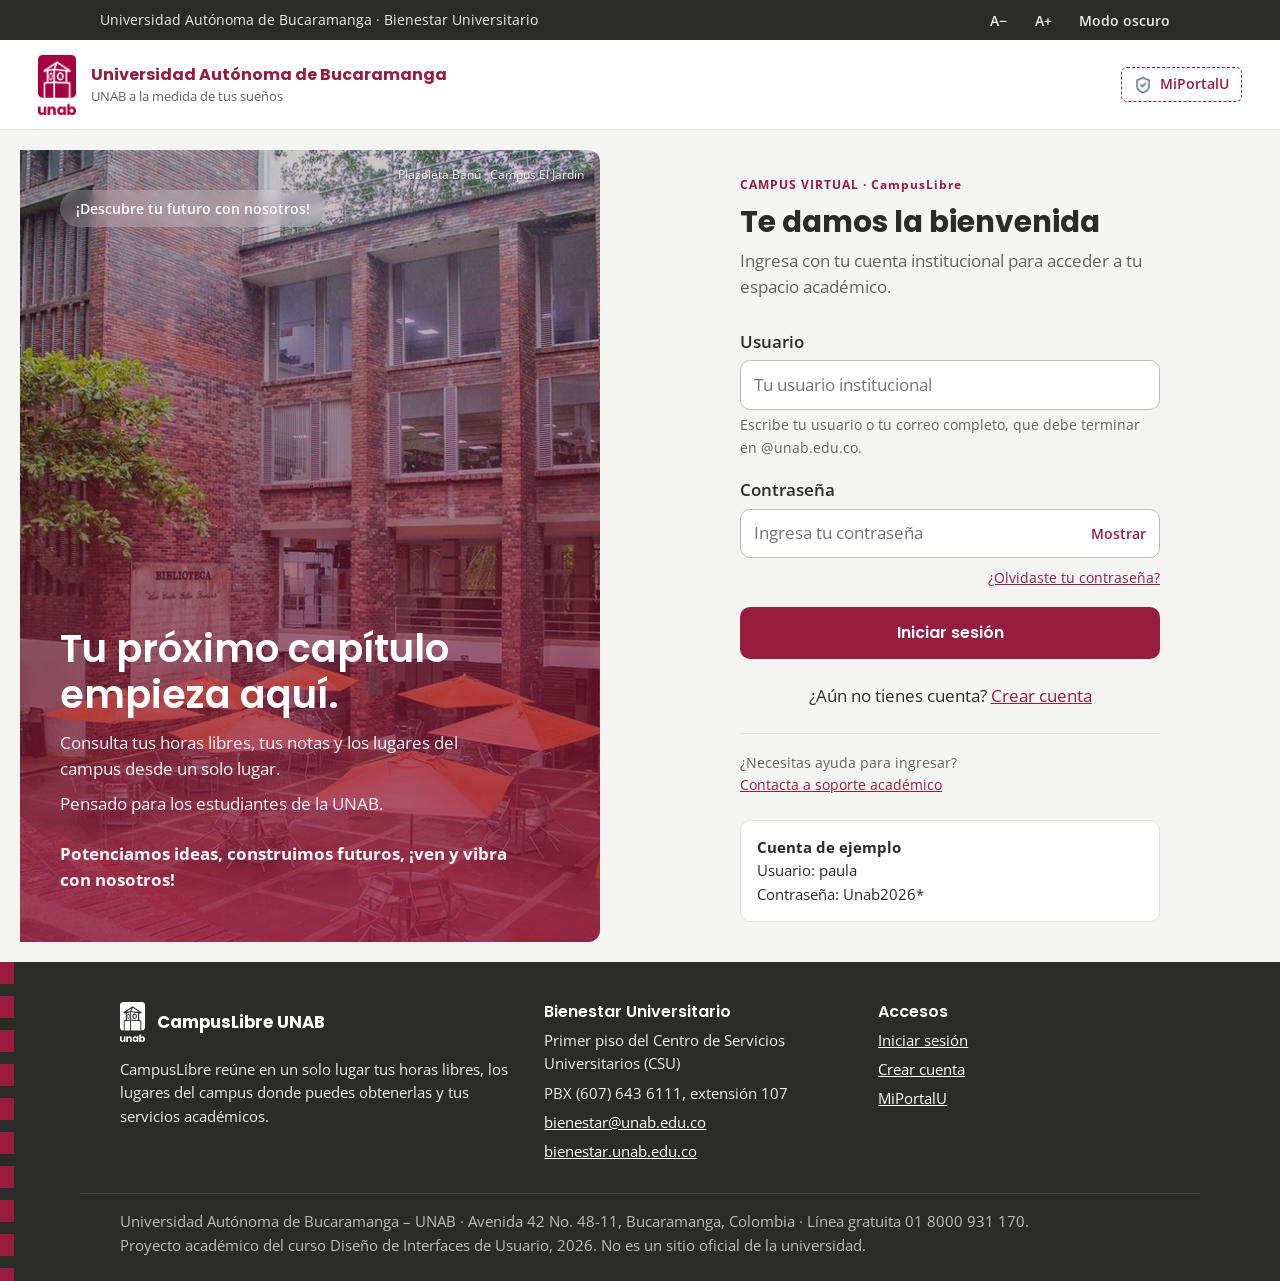
<file: index.html>
<!DOCTYPE html>
<html lang="es">
<head>
  <meta charset="UTF-8">
  <meta name="viewport" content="width=device-width, initial-scale=1.0">
  <meta name="description" content="Inicia sesión en MiPortalU · CampusLibre para consultar tus horas libres, notas y servicios.">
  <title>Iniciar sesión · CampusLibre UNAB</title>
  <link rel="icon" href="img/logo-unab-vertical.png">
  <link rel="preconnect" href="https://fonts.googleapis.com">
  <link rel="preconnect" href="https://fonts.gstatic.com" crossorigin>
  <link href="https://fonts.googleapis.com/css2?family=Poppins:wght@600;700&family=Open+Sans:wght@400;600;700&display=swap" rel="stylesheet">
  <link rel="stylesheet" href="css/estilos.css">
</head>
<body data-pagina="login">
  <a class="saltar" href="#contenido">Saltar al contenido</a>

  <!-- Barra superior: accesibilidad y cuenta -->
  <div class="barra-superior">
    <div class="barra-superior__contenido">
      <p>Universidad Autónoma de Bucaramanga · Bienestar Universitario</p>
      <div class="herramientas" role="group" aria-label="Accesibilidad y cuenta">
        <button type="button" id="letra-menos" aria-label="Reducir tamaño de letra">A−</button>
        <button type="button" id="letra-mas" aria-label="Aumentar tamaño de letra">A+</button>
        <button type="button" id="boton-tema" aria-pressed="false">Modo oscuro</button>
      </div>
    </div>
  </div>
  <!-- Header de acceso: diseño base del equipo (MiPortalU) con el color vino de la marca UNAB -->
  <header class="header-acceso">
    <div class="header-acceso__marca">
      <img src="img/logo-unab-vertical.png" alt="Logo UNAB" class="header-acceso__logo logo-claro" width="38" height="60">
      <img src="img/logo-unab-vertical-blanco.png" alt="Logo UNAB" class="header-acceso__logo logo-oscuro" width="38" height="60">
      <div class="header-acceso__titulos">
        <span class="header-acceso__nombre">Universidad Autónoma de Bucaramanga</span>
        <span class="header-acceso__lema">UNAB a la medida de tus sueños</span>
      </div>
    </div>
    <span class="insignia-portal"><img src="img/escudo.png" alt="" width="18" height="18"><span>MiPortalU</span></span>
  </header>

  <main class="acceso-mp" id="contenido">
    <section class="hero-acceso" aria-labelledby="titulo-hero">
      <div class="hero-acceso__capa">
        <span class="hero-acceso__insignia">¡Descubre tu futuro con nosotros!</span>
        <div>
          <h2 id="titulo-hero">Tu próximo capítulo empieza aquí.</h2>
          <p>Consulta tus horas libres, tus notas y los lugares del campus desde un solo lugar.</p>
          <p>Pensado para los estudiantes de la UNAB.</p>
          <p class="hero-acceso__pie">Potenciamos ideas, construimos futuros, ¡ven y vibra con nosotros!</p>
        </div>
      </div>
      <p class="hero-acceso__credito">Plazoleta Banú · Campus El Jardín</p>
    </section>

    <section class="login-mp" aria-labelledby="titulo-login">
      <div class="login-mp__tarjeta">
        <span class="login-mp__subtitulo">CAMPUS VIRTUAL · CampusLibre</span>
        <h1 id="titulo-login">Te damos la bienvenida</h1>
        <p class="login-mp__instruccion">Ingresa con tu cuenta institucional para acceder a tu espacio académico.</p>

        <div class="aviso" id="aviso-login" role="alert" hidden></div>

        <form id="form-login" novalidate>
          <div class="campo">
            <label for="usuario">Usuario</label>
            <input type="text" id="usuario" name="usuario" autocomplete="username" placeholder="Tu usuario institucional" aria-describedby="ayuda-usuario">
            <p class="ayuda" id="ayuda-usuario">Escribe tu usuario o tu correo completo, que debe terminar en @unab.edu.co.</p>
          </div>
          <div class="campo">
            <label for="contrasena">Contraseña</label>
            <div class="clave-contenedor">
              <input type="password" id="contrasena" name="contrasena" autocomplete="current-password" placeholder="Ingresa tu contraseña">
              <button type="button" class="ver-clave" aria-pressed="false">Mostrar</button>
            </div>
          </div>
          <p class="login-mp__olvido"><button type="button" class="enlace" data-ayuda-acceso>¿Olvidaste tu contraseña?</button></p>
          <button type="submit" class="boton boton--ancho">Iniciar sesión</button>
        </form>

        <p class="acceso__pie">¿Aún no tienes cuenta? <a href="registro.html">Crear cuenta</a></p>
        <div class="login-mp__soporte">
          <p>¿Necesitas ayuda para ingresar? <button type="button" class="enlace" data-ayuda-acceso>Contacta a soporte académico</button></p>
        </div>
        <div class="cuenta-prueba">
          <p><strong>Cuenta de ejemplo</strong><br>Usuario: paula<br>Contraseña: Unab2026*</p>
        </div>
      </div>
    </section>
  </main>

  <!-- Footer -->
  <footer class="footer">
    <div class="footer__contenido">
      <div>
        <p class="footer__marca"><img src="img/logo-unab-vertical-blanco.png" alt="UNAB" width="25" height="40"><strong>CampusLibre UNAB</strong></p>
        <p>CampusLibre reúne en un solo lugar tus horas libres, los lugares del campus donde puedes obtenerlas y tus servicios académicos.</p>
      </div>
      <div>
        <h2>Bienestar Universitario</h2>
        <ul>
          <li>Primer piso del Centro de Servicios Universitarios (CSU)</li>
          <li>PBX (607) 643 6111, extensión 107</li>
          <li><a href="mailto:bienestar@unab.edu.co">bienestar@unab.edu.co</a></li>
          <li><a href="https://bienestar.unab.edu.co/" target="_blank" rel="noopener">bienestar.unab.edu.co</a></li>
        </ul>
      </div>
      <div>
        <h2>Accesos</h2>
        <ul>
          <li><a href="index.html">Iniciar sesión</a></li>
          <li><a href="registro.html">Crear cuenta</a></li>
          <li><a href="https://miportalu.unab.edu.co/" target="_blank" rel="noopener">MiPortalU</a></li>
        </ul>
      </div>
    </div>
    <div class="footer__legal">
      <p>Universidad Autónoma de Bucaramanga – UNAB · Avenida 42 No. 48-11, Bucaramanga, Colombia · Línea gratuita 01 8000 931 170.<br>
      Proyecto académico del curso Diseño de Interfaces de Usuario, 2026. No es un sitio oficial de la universidad.</p>
    </div>
  </footer>
  <script src="js/datos.js"></script>
  <script src="js/app.js"></script>
</body>
</html>
</file>
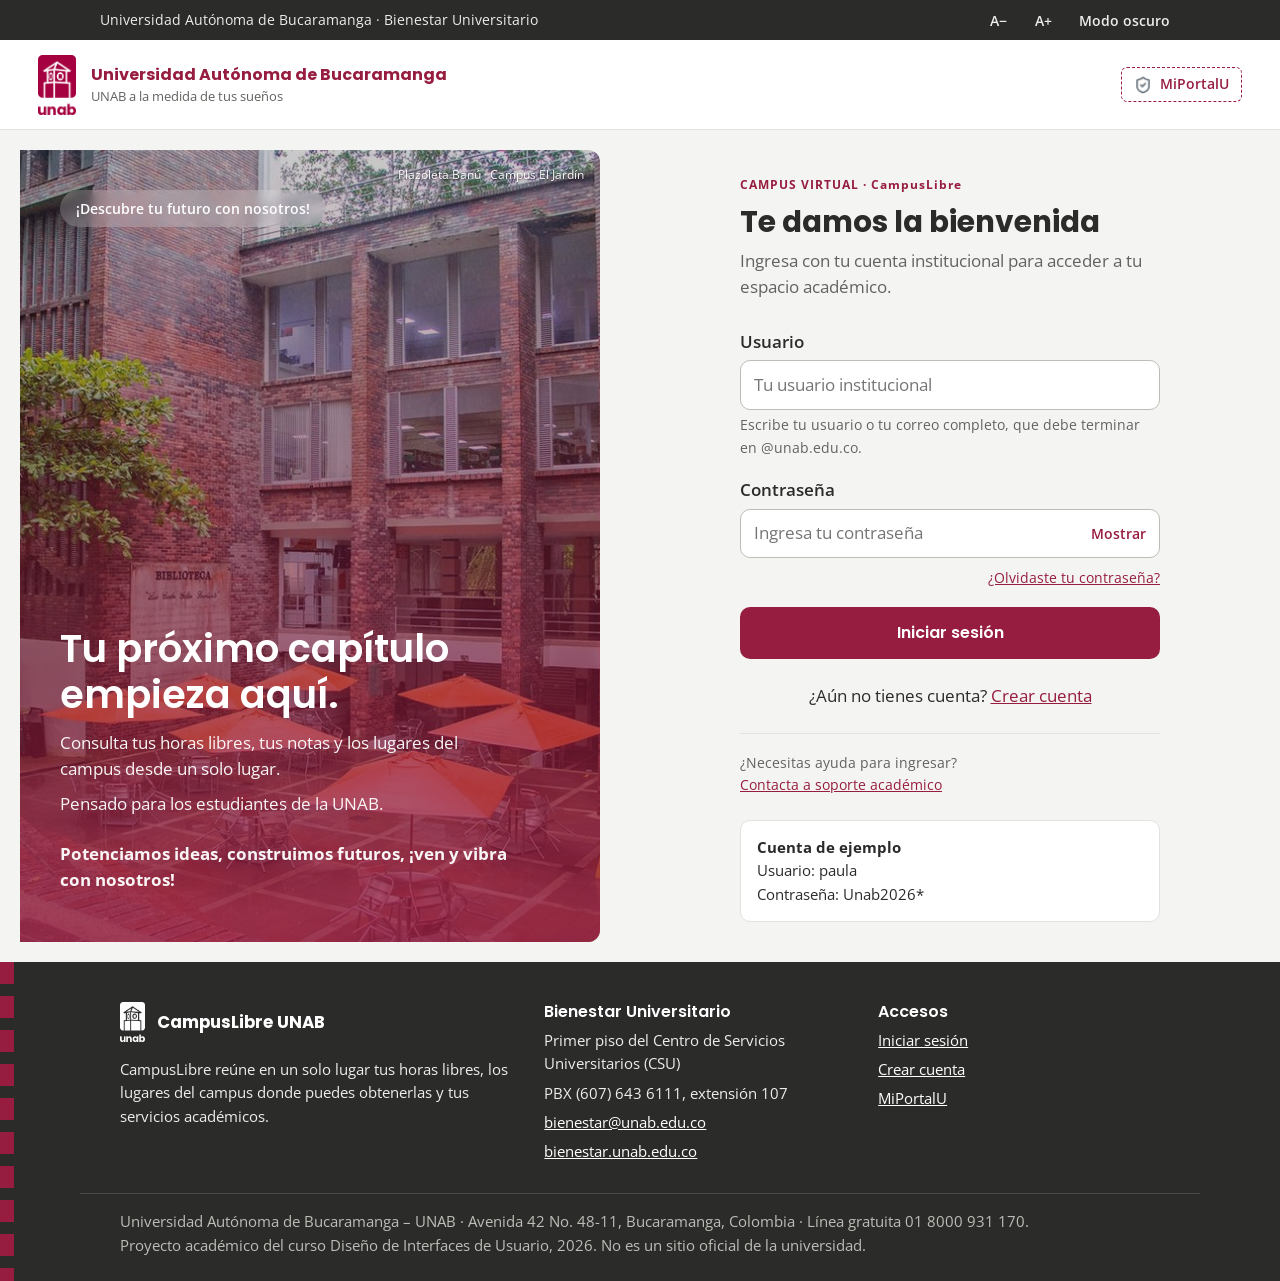
<file: academico.html>
<!DOCTYPE html>
<html lang="es">
<head>
  <meta charset="UTF-8">
  <meta name="viewport" content="width=device-width, initial-scale=1.0">
  <meta name="description" content="Notas de dos semestres, cursos y horario del estudiante.">
  <title>Académico · CampusLibre UNAB</title>
  <link rel="icon" href="img/logo-unab-vertical.png">
  <link rel="preconnect" href="https://fonts.googleapis.com">
  <link rel="preconnect" href="https://fonts.gstatic.com" crossorigin>
  <link href="https://fonts.googleapis.com/css2?family=Poppins:wght@600;700&family=Open+Sans:wght@400;600;700&display=swap" rel="stylesheet">
  <link rel="stylesheet" href="css/estilos.css">
</head>
<body data-pagina="academico">
  <a class="saltar" href="#contenido">Saltar al contenido</a>

  <!-- Barra superior: accesibilidad y cuenta -->
  <div class="barra-superior">
    <div class="barra-superior__contenido">
      <p>Universidad Autónoma de Bucaramanga · Bienestar Universitario</p>
      <div class="herramientas" role="group" aria-label="Accesibilidad y cuenta">
        <button type="button" id="letra-menos" aria-label="Reducir tamaño de letra">A−</button>
        <button type="button" id="letra-mas" aria-label="Aumentar tamaño de letra">A+</button>
        <button type="button" id="boton-tema" aria-pressed="false">Modo oscuro</button>
        <span class="separador" aria-hidden="true"></span>
        <a href="perfil.html"><span class="solo-escritorio">Hola, </span><span data-nombre-usuario>estudiante</span></a>
        <button type="button" id="boton-salir">Cerrar sesión</button>
      </div>
    </div>
  </div>
  <!-- Header con la navegación global -->
  <header class="header">
    <div class="header__contenido">
      <a class="marca" href="inicio.html">
        <img class="logo-claro" src="img/logo-unab-vertical.png" alt="UNAB" width="28" height="44">
        <img class="logo-oscuro" src="img/logo-unab-vertical-blanco.png" alt="UNAB" width="28" height="44">
        <span class="marca__nombre">CampusLibre</span>
      </a>
      <button class="menu-boton" type="button" aria-expanded="false" aria-controls="nav-global">Menú</button>
      <nav class="nav-global" id="nav-global" aria-label="Navegación principal">
        <ul>
          <li><a href="inicio.html">Inicio</a></li>
          <li><a href="horas-libres.html">Mis horas libres</a></li>
          <li><a href="lugares.html">Lugares</a></li>
          <li><a href="mis-lugares.html">Mis lugares</a></li>
          <li><a href="eventos.html">Eventos</a></li>
          <li><a href="academico.html">Académico</a></li>
          <li><a href="calculadora.html">Calculadora</a></li>
          <li><a href="ayuda.html">Ayuda</a></li>
        </ul>
      </nav>
    </div>
  </header>

  <main class="principal" id="contenido">

    <section class="encabezado-pagina">
      <h1>Académico</h1>
      <p>Tus notas de los dos semestres, cursos y horario, con sugerencias para aprovechar las horas sin clase.</p>
    </section>

    <div class="con-nav-local">
      <nav class="nav-local" aria-label="En esta página">
        <h2>En esta página</h2>
        <ul>
          <li><a href="#notas">Notas</a></li>
          <li><a href="#cursos">Cursos</a></li>
          <li><a href="#horario">Horario</a></li>
          <li><a href="#sugerencias">Horas libres sugeridas</a></li>
        </ul>
      </nav>
      <div>
        <section class="bloque" id="notas" aria-labelledby="t-notas">
          <h2 id="t-notas">Notas de los dos semestres</h2>
          <div class="pestanas" role="tablist" aria-label="Semestre" id="pestanas-semestre"></div>
          <div class="tabla-contenedor">
            <table id="tabla-notas">
              <caption class="solo-lector">Notas por corte</caption>
              <thead>
                <tr>
                  <th scope="col">Materia</th><th scope="col" class="numero">Créditos</th>
                  <th scope="col" class="numero">Corte 1 (30%)</th><th scope="col" class="numero">Corte 2 (30%)</th>
                  <th scope="col" class="numero">Corte 3 (40%)</th><th scope="col" class="numero">Nota</th>
                </tr>
              </thead>
              <tbody></tbody>
            </table>
          </div>
          <div class="resumen-notas">
            <div class="cifra"><strong id="promedio-semestre">0.00</strong><span id="texto-promedio">Promedio del semestre</span></div>
            <div class="cifra"><strong id="creditos-semestre">0</strong><span>Créditos del semestre</span></div>
            <div class="cifra"><strong id="promedio-acumulado">0.00</strong><span>Promedio acumulado</span></div>
          </div>
          <p class="ayuda" style="margin-top:1rem">Los promedios se ponderan por créditos. En el semestre actual solo cuentan los cortes ya calificados. La nota mínima aprobatoria es 3.0.
          ¿Quieres saber cuánto te falta? Usa la <a href="calculadora.html">calculadora de notas</a>.</p>
        </section>

        <section class="bloque" id="cursos" aria-labelledby="t-cursos">
          <h2 id="t-cursos">Cursos inscritos</h2>
          <p><strong id="total-creditos">0</strong> créditos este semestre.</p>
          <ul id="lista-cursos" style="padding-left:1.1rem;display:grid;gap:.6rem"></ul>
        </section>

        <section class="bloque" id="horario" aria-labelledby="t-horario">
          <h2 id="t-horario">Horario semanal</h2>
          <div class="tabla-contenedor">
            <table class="horario" id="tabla-horario"><caption class="solo-lector">Clases y actividades sugeridas por día y hora</caption></table>
          </div>
          <div class="leyenda"><span class="l-clase">Clase</span><span class="l-sugerida">Actividad de horas libres sugerida</span></div>
        </section>

        <section class="bloque" id="sugerencias" aria-labelledby="t-sugerencias">
          <h2 id="t-sugerencias">Horas libres sugeridas</h2>
          <p>Estas actividades caen en horas en las que no tienes clase:</p>
          <ul id="lista-sugerencias" style="padding-left:1.1rem;display:grid;gap:.5rem"></ul>
        </section>
      </div>
    </div>
  </main>

  <!-- Footer -->
  <footer class="footer">
    <div class="footer__contenido">
      <div>
        <p class="footer__marca"><img src="img/logo-unab-vertical-blanco.png" alt="UNAB" width="25" height="40"><strong>CampusLibre UNAB</strong></p>
        <p>CampusLibre reúne en un solo lugar tus horas libres, los lugares del campus donde puedes obtenerlas y tus servicios académicos.</p>
      </div>
      <div>
        <h2>Bienestar Universitario</h2>
        <ul>
          <li>Primer piso del Centro de Servicios Universitarios (CSU)</li>
          <li>PBX (607) 643 6111, extensión 107</li>
          <li><a href="mailto:bienestar@unab.edu.co">bienestar@unab.edu.co</a></li>
          <li><a href="https://bienestar.unab.edu.co/" target="_blank" rel="noopener">bienestar.unab.edu.co</a></li>
        </ul>
      </div>
      <div>
        <h2>Accesos</h2>
        <ul>
          <li><a href="inicio.html">Inicio</a></li>
          <li><a href="horas-libres.html">Mis horas libres</a></li>
          <li><a href="lugares.html">Lugares del campus</a></li>
          <li><a href="eventos.html">Calendario de eventos</a></li>
          <li><a href="calculadora.html">Calculadora de notas</a></li>
          <li><a href="ayuda.html">Preguntas frecuentes y PQRS</a></li>
          <li><a href="https://miportalu.unab.edu.co/" target="_blank" rel="noopener">MiPortalU</a></li>
        </ul>
      </div>
    </div>
    <div class="footer__legal">
      <p>Universidad Autónoma de Bucaramanga – UNAB · Avenida 42 No. 48-11, Bucaramanga, Colombia · Línea gratuita 01 8000 931 170.<br>
      Proyecto académico del curso Diseño de Interfaces de Usuario, 2026. No es un sitio oficial de la universidad.</p>
    </div>
  </footer>
  <script src="js/datos.js"></script>
  <script src="js/app.js"></script>
</body>
</html>
</file>
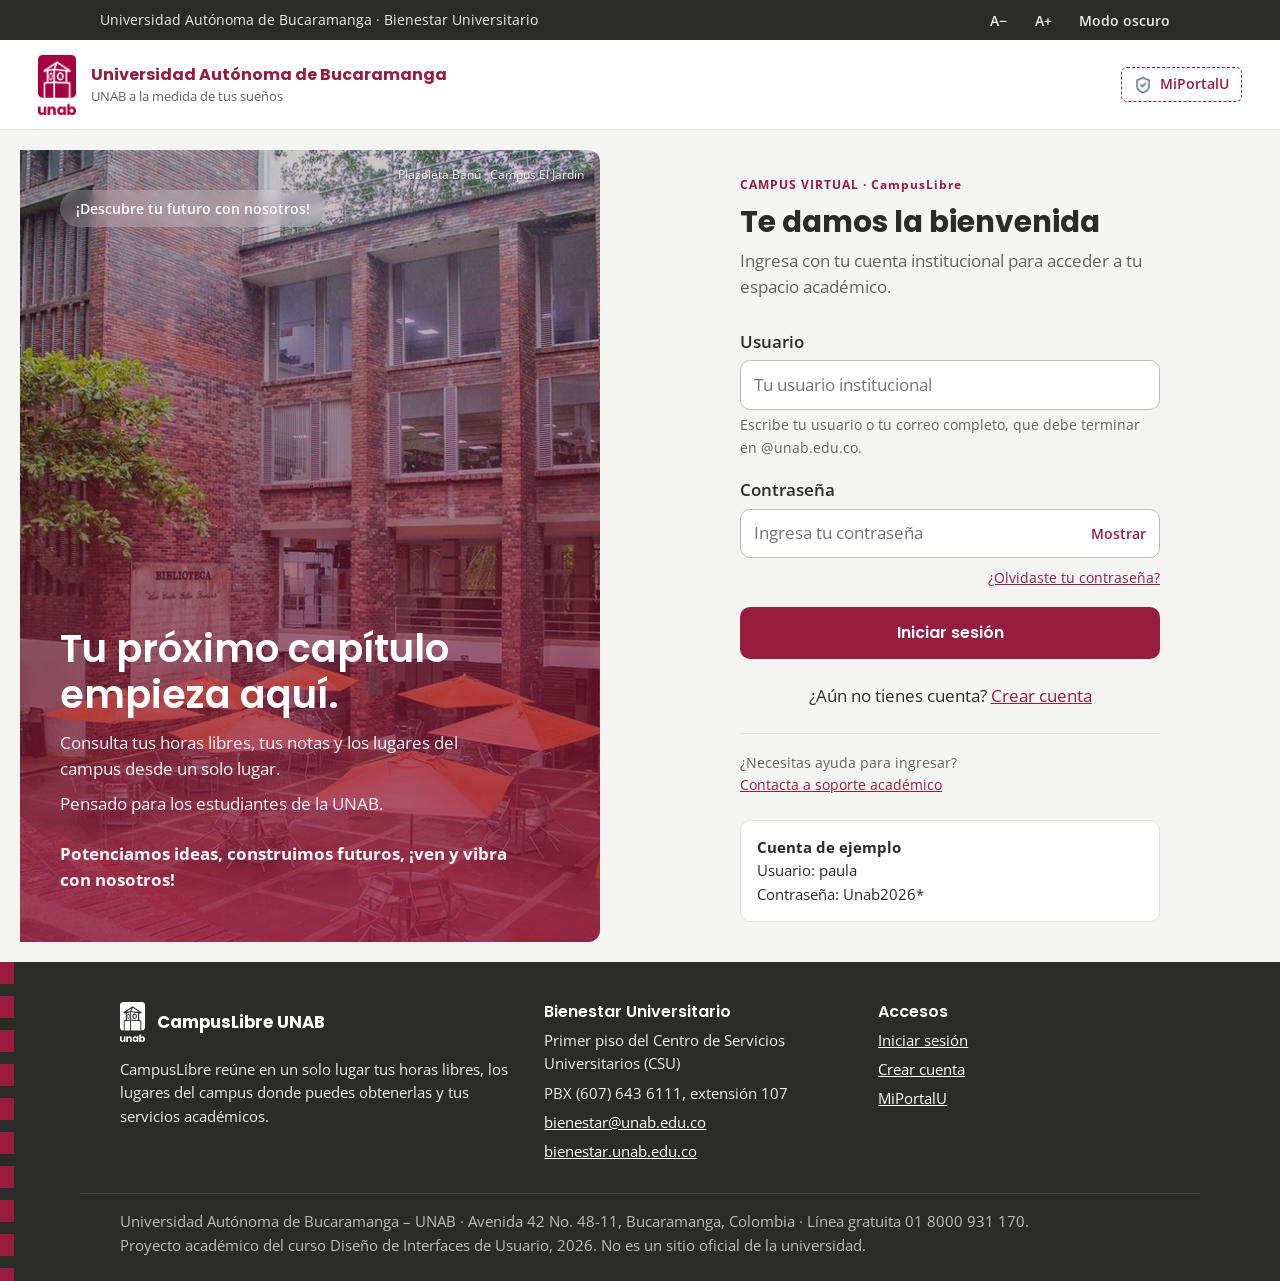
<file: ayuda.html>
<!DOCTYPE html>
<html lang="es">
<head>
  <meta charset="UTF-8">
  <meta name="viewport" content="width=device-width, initial-scale=1.0">
  <meta name="description" content="Preguntas frecuentes y solicitudes a Bienestar Universitario.">
  <title>Ayuda · CampusLibre UNAB</title>
  <link rel="icon" href="img/logo-unab-vertical.png">
  <link rel="preconnect" href="https://fonts.googleapis.com">
  <link rel="preconnect" href="https://fonts.gstatic.com" crossorigin>
  <link href="https://fonts.googleapis.com/css2?family=Poppins:wght@600;700&family=Open+Sans:wght@400;600;700&display=swap" rel="stylesheet">
  <link rel="stylesheet" href="css/estilos.css">
</head>
<body data-pagina="ayuda">
  <a class="saltar" href="#contenido">Saltar al contenido</a>

  <!-- Barra superior: accesibilidad y cuenta -->
  <div class="barra-superior">
    <div class="barra-superior__contenido">
      <p>Universidad Autónoma de Bucaramanga · Bienestar Universitario</p>
      <div class="herramientas" role="group" aria-label="Accesibilidad y cuenta">
        <button type="button" id="letra-menos" aria-label="Reducir tamaño de letra">A−</button>
        <button type="button" id="letra-mas" aria-label="Aumentar tamaño de letra">A+</button>
        <button type="button" id="boton-tema" aria-pressed="false">Modo oscuro</button>
        <span class="separador" aria-hidden="true"></span>
        <a href="perfil.html"><span class="solo-escritorio">Hola, </span><span data-nombre-usuario>estudiante</span></a>
        <button type="button" id="boton-salir">Cerrar sesión</button>
      </div>
    </div>
  </div>
  <!-- Header con la navegación global -->
  <header class="header">
    <div class="header__contenido">
      <a class="marca" href="inicio.html">
        <img class="logo-claro" src="img/logo-unab-vertical.png" alt="UNAB" width="28" height="44">
        <img class="logo-oscuro" src="img/logo-unab-vertical-blanco.png" alt="UNAB" width="28" height="44">
        <span class="marca__nombre">CampusLibre</span>
      </a>
      <button class="menu-boton" type="button" aria-expanded="false" aria-controls="nav-global">Menú</button>
      <nav class="nav-global" id="nav-global" aria-label="Navegación principal">
        <ul>
          <li><a href="inicio.html">Inicio</a></li>
          <li><a href="horas-libres.html">Mis horas libres</a></li>
          <li><a href="lugares.html">Lugares</a></li>
          <li><a href="mis-lugares.html">Mis lugares</a></li>
          <li><a href="eventos.html">Eventos</a></li>
          <li><a href="academico.html">Académico</a></li>
          <li><a href="calculadora.html">Calculadora</a></li>
          <li><a href="ayuda.html">Ayuda</a></li>
        </ul>
      </nav>
    </div>
  </header>

  <main class="principal" id="contenido">

    <section class="encabezado-pagina">
      <h1>Ayuda</h1>
      <p>Respuestas a las dudas más comunes sobre horas libres y un canal directo con Bienestar Universitario.</p>
    </section>

    <div class="con-nav-local">
      <nav class="nav-local" aria-label="En esta página">
        <h2>En esta página</h2>
        <ul>
          <li><a href="#preguntas">Preguntas frecuentes</a></li>
          <li><a href="#pqrs">Enviar una solicitud</a></li>
          <li><a href="#solicitudes">Mis solicitudes</a></li>
        </ul>
      </nav>
      <div>
        <section class="bloque" id="preguntas" aria-labelledby="t-preguntas">
          <h2 id="t-preguntas">Preguntas frecuentes</h2>
          <details>
            <summary>¿Cuántas horas libres necesito para graduarme?</summary>
            <p>Los estudiantes de pregrado deben completar mínimo 96 horas de actividades libres y eventos sociales, artísticos, culturales, deportivos y de salud integral (Resolución 300 de 2006).</p>
          </details>
          <details>
            <summary>¿Dónde consulto mis horas libres?</summary>
            <p>En <a href="horas-libres.html">Mis horas libres</a> ves cuántas llevas, cuántas te faltan y el historial de cada actividad.</p>
          </details>
          <details>
            <summary>¿Por qué una asistencia aparece como pendiente?</summary>
            <p>Las asistencias que registras quedan pendientes hasta que Bienestar Universitario las valida. Solo las validadas suman a tus 96 horas.</p>
          </details>
          <details>
            <summary>¿Puedo validar un congreso o seminario como horas libres?</summary>
            <p>Sí. Bienestar recibe certificados de congresos y seminarios para validarlos como horas libres. Entrégalos dentro de las fechas que publica cada semestre; si los entregas tarde, quedan para el periodo siguiente.</p>
          </details>
          <details>
            <summary>Asistí a una actividad y no me aparece. ¿Qué hago?</summary>
            <p>Regístrala desde tu historial o envía una solicitud desde esta página. También puedes acercarte a la oficina de Bienestar, en el primer piso del Centro de Servicios Universitarios (CSU).</p>
          </details>
          <details>
            <summary>¿Puedo inscribirme en varios lugares a la vez?</summary>
            <p>Sí, siempre que haya cupos y los horarios no se crucen con tus clases. Si ya no puedes asistir, cancela la inscripción en <a href="mis-lugares.html">Mis lugares</a>.</p>
          </details>
          <details>
            <summary>¿Qué pasa si no completo las 96 horas?</summary>
            <p>Las horas libres son un requisito de grado. Si te faltan, no podrás graduarte hasta completarlas, por eso conviene repartirlas a lo largo de la carrera.</p>
          </details>
        </section>

        <section class="bloque" id="pqrs" aria-labelledby="t-pqrs">
          <h2 id="t-pqrs">Enviar una solicitud (PQRS)</h2>
          <p>Peticiones, quejas, reclamos o sugerencias para Bienestar Universitario.</p>
          <form id="form-pqrs" novalidate>
            <div class="fila-campos">
              <div class="campo"><label for="tipo">Tipo de solicitud</label><select id="tipo"><option value="">Elige uno</option><option>Petición</option><option>Queja</option><option>Reclamo</option><option>Sugerencia</option></select></div>
              <div class="campo">
                <label for="asunto">Asunto</label>
                <input type="text" id="asunto" maxlength="80" placeholder="Ej.: No me aparecen horas del gimnasio">
                <p class="ayuda" id="contador-asunto">0 / 80 caracteres</p>
              </div>
            </div>
            <div class="campo">
              <label for="mensaje">Mensaje</label>
              <textarea id="mensaje" rows="5" maxlength="500"></textarea>
              <p class="ayuda" id="contador-mensaje">0 / 500 caracteres</p>
            </div>
            <button type="submit" class="boton">Enviar solicitud</button>
          </form>
        </section>

        <section class="bloque" id="solicitudes" aria-labelledby="t-solicitudes">
          <h2 id="t-solicitudes">Mis solicitudes</h2>
          <ul id="mis-solicitudes" style="padding-left:1.1rem;display:grid;gap:.6rem"></ul>
        </section>
      </div>
    </div>
  </main>

  <!-- Footer -->
  <footer class="footer">
    <div class="footer__contenido">
      <div>
        <p class="footer__marca"><img src="img/logo-unab-vertical-blanco.png" alt="UNAB" width="25" height="40"><strong>CampusLibre UNAB</strong></p>
        <p>CampusLibre reúne en un solo lugar tus horas libres, los lugares del campus donde puedes obtenerlas y tus servicios académicos.</p>
      </div>
      <div>
        <h2>Bienestar Universitario</h2>
        <ul>
          <li>Primer piso del Centro de Servicios Universitarios (CSU)</li>
          <li>PBX (607) 643 6111, extensión 107</li>
          <li><a href="mailto:bienestar@unab.edu.co">bienestar@unab.edu.co</a></li>
          <li><a href="https://bienestar.unab.edu.co/" target="_blank" rel="noopener">bienestar.unab.edu.co</a></li>
        </ul>
      </div>
      <div>
        <h2>Accesos</h2>
        <ul>
          <li><a href="inicio.html">Inicio</a></li>
          <li><a href="horas-libres.html">Mis horas libres</a></li>
          <li><a href="lugares.html">Lugares del campus</a></li>
          <li><a href="eventos.html">Calendario de eventos</a></li>
          <li><a href="calculadora.html">Calculadora de notas</a></li>
          <li><a href="ayuda.html">Preguntas frecuentes y PQRS</a></li>
          <li><a href="https://miportalu.unab.edu.co/" target="_blank" rel="noopener">MiPortalU</a></li>
        </ul>
      </div>
    </div>
    <div class="footer__legal">
      <p>Universidad Autónoma de Bucaramanga – UNAB · Avenida 42 No. 48-11, Bucaramanga, Colombia · Línea gratuita 01 8000 931 170.<br>
      Proyecto académico del curso Diseño de Interfaces de Usuario, 2026. No es un sitio oficial de la universidad.</p>
    </div>
  </footer>
  <script src="js/datos.js"></script>
  <script src="js/app.js"></script>
</body>
</html>
</file>
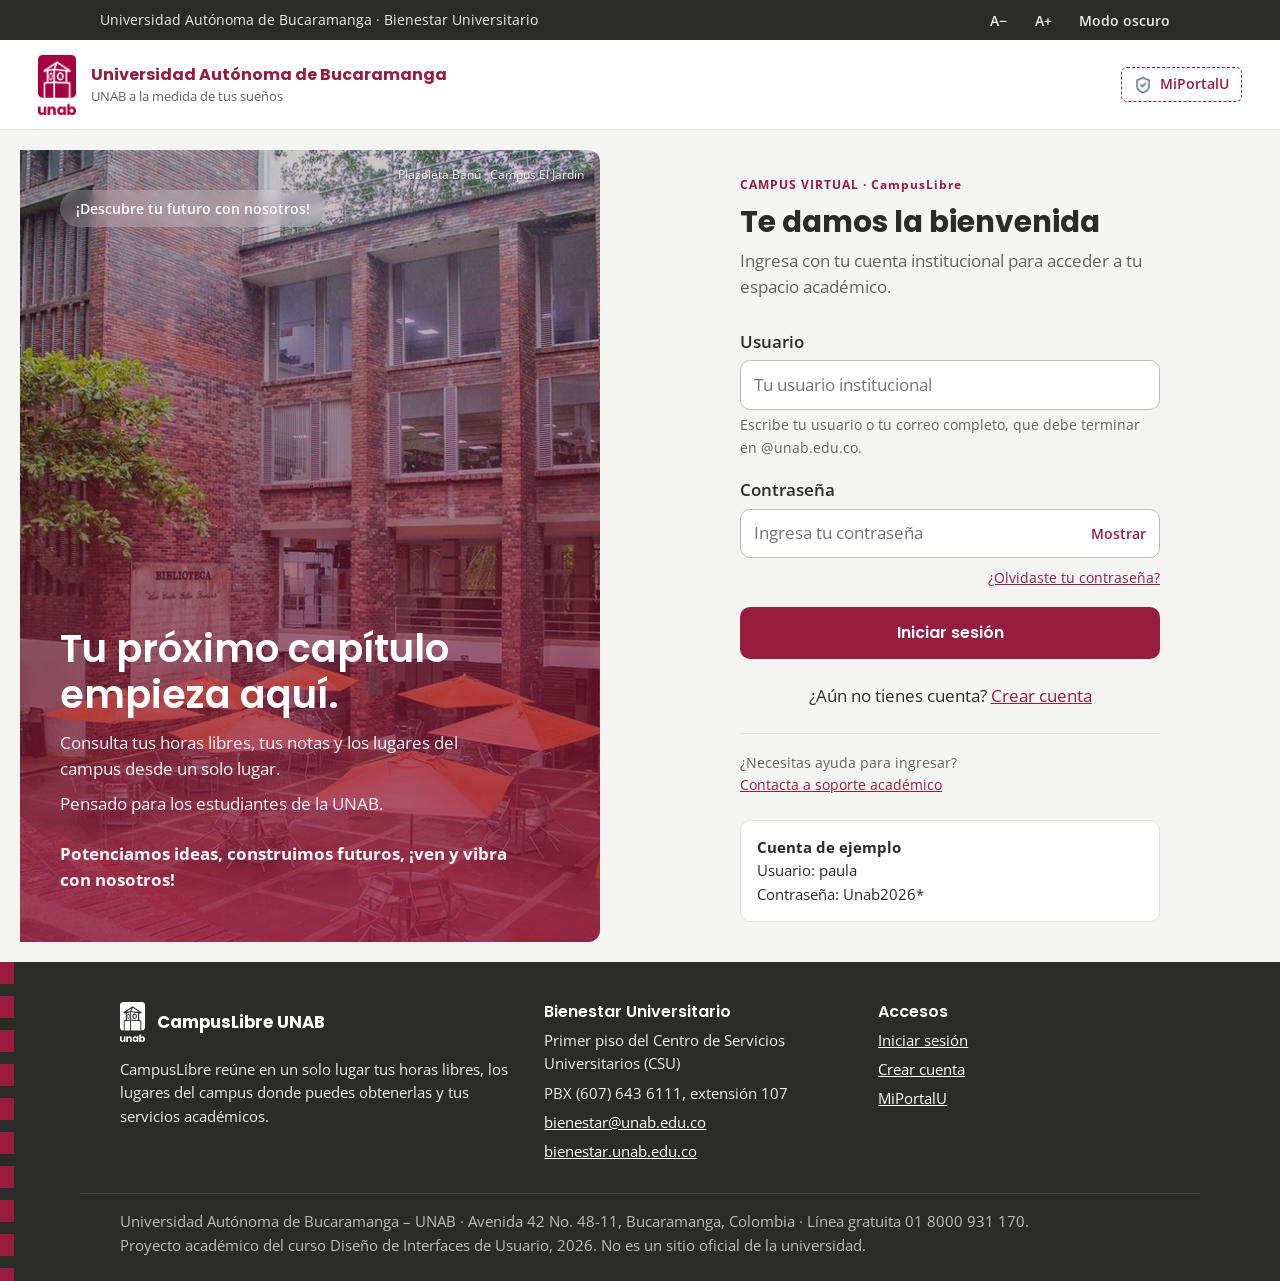
<file: calculadora.html>
<!DOCTYPE html>
<html lang="es">
<head>
  <meta charset="UTF-8">
  <meta name="viewport" content="width=device-width, initial-scale=1.0">
  <meta name="description" content="Calcula cuánto necesitas para pasar una materia o tener un buen promedio.">
  <title>Calculadora de notas · CampusLibre UNAB</title>
  <link rel="icon" href="img/logo-unab-vertical.png">
  <link rel="preconnect" href="https://fonts.googleapis.com">
  <link rel="preconnect" href="https://fonts.gstatic.com" crossorigin>
  <link href="https://fonts.googleapis.com/css2?family=Poppins:wght@600;700&family=Open+Sans:wght@400;600;700&display=swap" rel="stylesheet">
  <link rel="stylesheet" href="css/estilos.css">
</head>
<body data-pagina="calculadora">
  <a class="saltar" href="#contenido">Saltar al contenido</a>

  <!-- Barra superior: accesibilidad y cuenta -->
  <div class="barra-superior">
    <div class="barra-superior__contenido">
      <p>Universidad Autónoma de Bucaramanga · Bienestar Universitario</p>
      <div class="herramientas" role="group" aria-label="Accesibilidad y cuenta">
        <button type="button" id="letra-menos" aria-label="Reducir tamaño de letra">A−</button>
        <button type="button" id="letra-mas" aria-label="Aumentar tamaño de letra">A+</button>
        <button type="button" id="boton-tema" aria-pressed="false">Modo oscuro</button>
        <span class="separador" aria-hidden="true"></span>
        <a href="perfil.html"><span class="solo-escritorio">Hola, </span><span data-nombre-usuario>estudiante</span></a>
        <button type="button" id="boton-salir">Cerrar sesión</button>
      </div>
    </div>
  </div>
  <!-- Header con la navegación global -->
  <header class="header">
    <div class="header__contenido">
      <a class="marca" href="inicio.html">
        <img class="logo-claro" src="img/logo-unab-vertical.png" alt="UNAB" width="28" height="44">
        <img class="logo-oscuro" src="img/logo-unab-vertical-blanco.png" alt="UNAB" width="28" height="44">
        <span class="marca__nombre">CampusLibre</span>
      </a>
      <button class="menu-boton" type="button" aria-expanded="false" aria-controls="nav-global">Menú</button>
      <nav class="nav-global" id="nav-global" aria-label="Navegación principal">
        <ul>
          <li><a href="inicio.html">Inicio</a></li>
          <li><a href="horas-libres.html">Mis horas libres</a></li>
          <li><a href="lugares.html">Lugares</a></li>
          <li><a href="mis-lugares.html">Mis lugares</a></li>
          <li><a href="eventos.html">Eventos</a></li>
          <li><a href="academico.html">Académico</a></li>
          <li><a href="calculadora.html">Calculadora</a></li>
          <li><a href="ayuda.html">Ayuda</a></li>
        </ul>
      </nav>
    </div>
  </header>

  <main class="principal" id="contenido">

    <section class="encabezado-pagina">
      <h1>Calculadora de notas</h1>
      <p>Descubre cuánto necesitas para pasar una materia o para llegar al promedio que quieres. Incluye las materias de tus dos semestres.</p>
    </section>

    <div class="con-nav-local">
      <nav class="nav-local" aria-label="En esta página">
        <h2>En esta página</h2>
        <ul>
          <li><a href="#materia">Calculadora ponderada</a></li>
          <li><a href="#semestres">Mis dos semestres</a></li>
          <li><a href="#resumen">Materias del semestre</a></li>
          <li><a href="#promedio">Meta de promedio</a></li>
        </ul>
      </nav>
      <div>
        <section class="bloque" id="materia" aria-labelledby="t-materia">
          <h2 id="t-materia">Calculadora ponderada por materia</h2>
          <p>Cada evaluación tiene su porcentaje. Cambia nombres y porcentajes si tu profesor evalúa distinto, agrega o quita evaluaciones y deja en blanco las notas que aún no tienes.</p>
          <form id="form-calculadora" novalidate>
            <div class="campo"><label for="calc-materia">Materia</label><select id="calc-materia"></select></div>
            <fieldset class="evaluaciones">
              <legend>Evaluaciones de la materia</legend>
              <div class="evaluaciones__cabecera" aria-hidden="true"><span>Evaluación</span><span>Porcentaje</span><span>Nota (0.0 – 5.0)</span><span></span></div>
              <div id="lista-evaluaciones"></div>
              <div class="evaluaciones__pie">
                <button type="button" class="boton boton--secundario boton--pequeno" id="agregar-evaluacion">Agregar evaluación</button>
                <p id="total-porcentaje" class="total-porcentaje" aria-live="polite">Total: 100%</p>
              </div>
            </fieldset>
            <div class="campo" style="max-width:260px">
              <label for="calc-meta">Nota que quiero sacar</label>
              <input type="number" id="calc-meta" min="3" max="5" step="0.1" value="3.0">
              <p class="ayuda">3.0 es la nota mínima para pasar.</p>
            </div>
            <button type="submit" class="boton">Calcular</button>
          </form>
          <div class="aviso" id="calc-resultado" aria-live="polite" hidden style="margin-top:1rem"></div>
        </section>

        <section class="bloque" id="semestres" aria-labelledby="t-semestres">
          <h2 id="t-semestres">Mis dos semestres</h2>
          <div class="tabla-contenedor">
            <table id="tabla-semestres">
              <caption class="solo-lector">Créditos y promedio de cada semestre</caption>
              <thead><tr><th scope="col">Semestre</th><th scope="col" class="numero">Créditos</th><th scope="col" class="numero">Promedio</th><th scope="col">Estado</th></tr></thead>
              <tbody></tbody>
            </table>
          </div>
        </section>

        <section class="bloque" id="resumen" aria-labelledby="t-resumen">
          <h2 id="t-resumen">Materias del semestre actual</h2>
          <p>Nota que necesitas en el corte 3 (40%) según lo que llevas.</p>
          <div class="tabla-contenedor">
            <table id="tabla-necesito">
              <caption class="solo-lector">Nota necesaria en el corte 3 por materia</caption>
              <thead><tr><th scope="col">Materia</th><th scope="col" class="numero">Llevas</th><th scope="col" class="numero">Para pasar (3.0)</th><th scope="col" class="numero">Para 4.0</th></tr></thead>
              <tbody></tbody>
            </table>
          </div>
        </section>

        <section class="bloque" id="promedio" aria-labelledby="t-promedio">
          <h2 id="t-promedio">Meta de promedio del semestre</h2>
          <p>Tu promedio parcial del semestre es <strong id="prom-actual">0.00</strong>. Escribe el promedio que quieres y te decimos cuánto necesitas en el último corte.</p>
          <form id="form-promedio" novalidate style="display:flex;gap:1rem;align-items:flex-start;flex-wrap:wrap">
            <div class="campo" style="max-width:240px"><label for="prom-meta">Promedio que quiero</label><input type="number" id="prom-meta" min="3" max="5" step="0.1" value="4.0"></div>
            <button type="submit" class="boton" style="margin-top:1.9rem">Calcular</button>
          </form>
          <div class="aviso" id="prom-resultado" aria-live="polite" hidden></div>
        </section>
      </div>
    </div>
  </main>

  <!-- Footer -->
  <footer class="footer">
    <div class="footer__contenido">
      <div>
        <p class="footer__marca"><img src="img/logo-unab-vertical-blanco.png" alt="UNAB" width="25" height="40"><strong>CampusLibre UNAB</strong></p>
        <p>CampusLibre reúne en un solo lugar tus horas libres, los lugares del campus donde puedes obtenerlas y tus servicios académicos.</p>
      </div>
      <div>
        <h2>Bienestar Universitario</h2>
        <ul>
          <li>Primer piso del Centro de Servicios Universitarios (CSU)</li>
          <li>PBX (607) 643 6111, extensión 107</li>
          <li><a href="mailto:bienestar@unab.edu.co">bienestar@unab.edu.co</a></li>
          <li><a href="https://bienestar.unab.edu.co/" target="_blank" rel="noopener">bienestar.unab.edu.co</a></li>
        </ul>
      </div>
      <div>
        <h2>Accesos</h2>
        <ul>
          <li><a href="inicio.html">Inicio</a></li>
          <li><a href="horas-libres.html">Mis horas libres</a></li>
          <li><a href="lugares.html">Lugares del campus</a></li>
          <li><a href="eventos.html">Calendario de eventos</a></li>
          <li><a href="calculadora.html">Calculadora de notas</a></li>
          <li><a href="ayuda.html">Preguntas frecuentes y PQRS</a></li>
          <li><a href="https://miportalu.unab.edu.co/" target="_blank" rel="noopener">MiPortalU</a></li>
        </ul>
      </div>
    </div>
    <div class="footer__legal">
      <p>Universidad Autónoma de Bucaramanga – UNAB · Avenida 42 No. 48-11, Bucaramanga, Colombia · Línea gratuita 01 8000 931 170.<br>
      Proyecto académico del curso Diseño de Interfaces de Usuario, 2026. No es un sitio oficial de la universidad.</p>
    </div>
  </footer>
  <script src="js/datos.js"></script>
  <script src="js/app.js"></script>
</body>
</html>
</file>
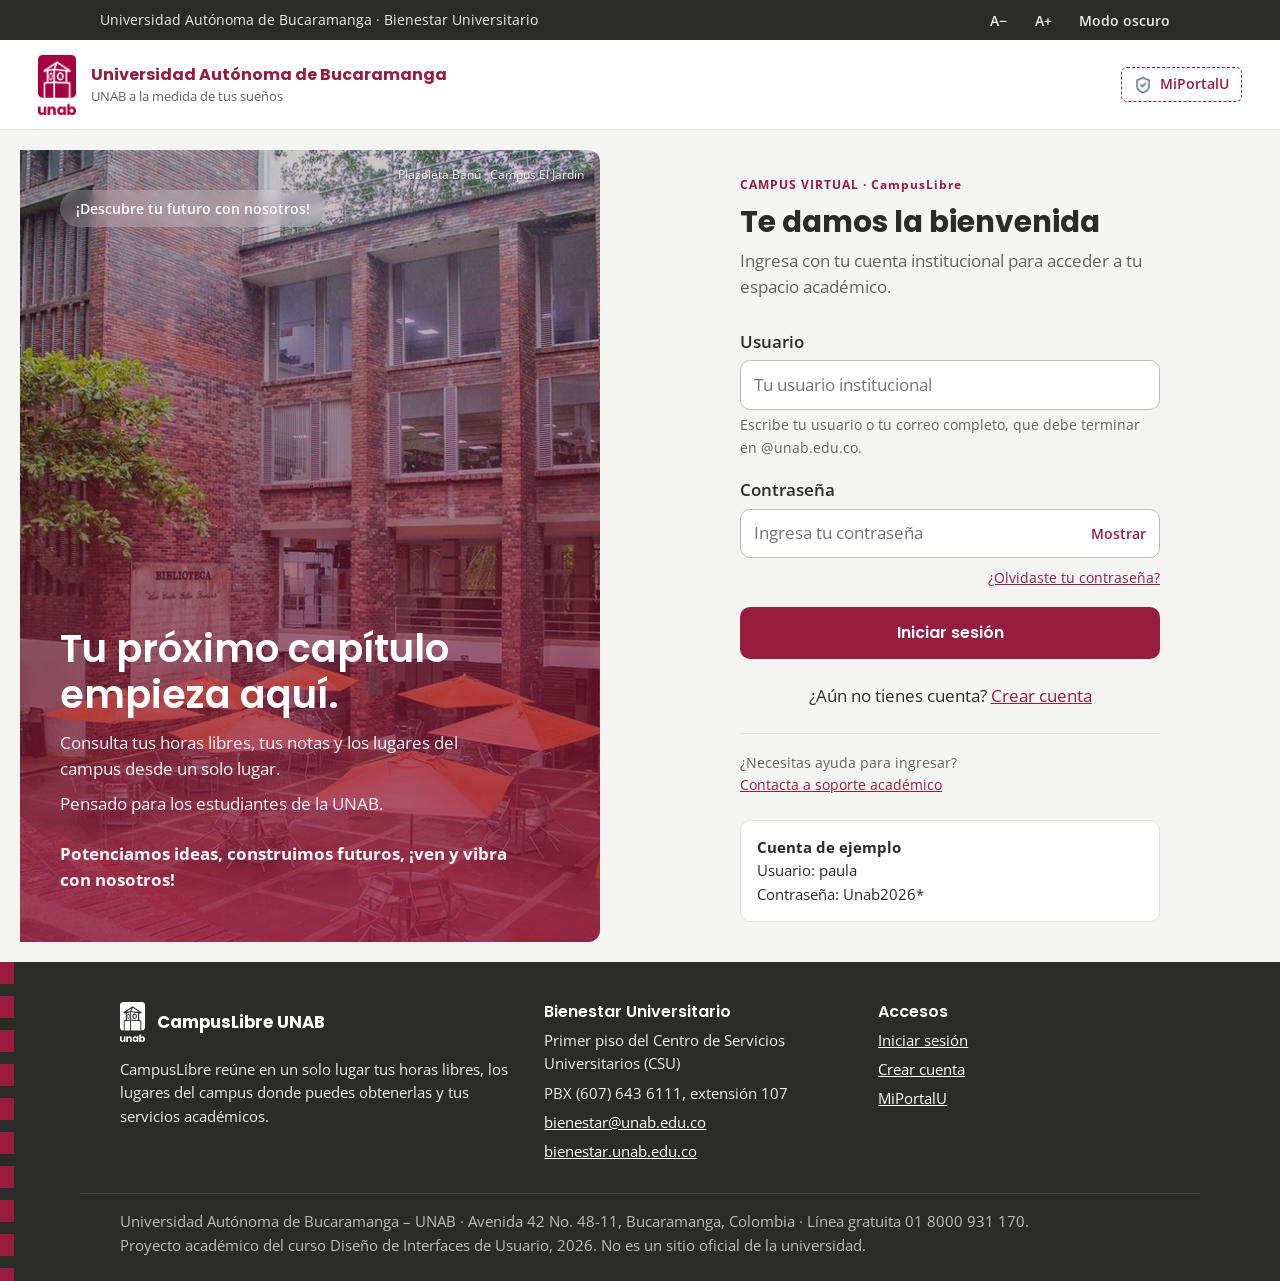
<file: eventos.html>
<!DOCTYPE html>
<html lang="es">
<head>
  <meta charset="UTF-8">
  <meta name="viewport" content="width=device-width, initial-scale=1.0">
  <meta name="description" content="Calendario de eventos de Bienestar Universitario que otorgan horas libres.">
  <title>Eventos · CampusLibre UNAB</title>
  <link rel="icon" href="img/logo-unab-vertical.png">
  <link rel="preconnect" href="https://fonts.googleapis.com">
  <link rel="preconnect" href="https://fonts.gstatic.com" crossorigin>
  <link href="https://fonts.googleapis.com/css2?family=Poppins:wght@600;700&family=Open+Sans:wght@400;600;700&display=swap" rel="stylesheet">
  <link rel="stylesheet" href="css/estilos.css">
</head>
<body data-pagina="eventos">
  <a class="saltar" href="#contenido">Saltar al contenido</a>

  <!-- Barra superior: accesibilidad y cuenta -->
  <div class="barra-superior">
    <div class="barra-superior__contenido">
      <p>Universidad Autónoma de Bucaramanga · Bienestar Universitario</p>
      <div class="herramientas" role="group" aria-label="Accesibilidad y cuenta">
        <button type="button" id="letra-menos" aria-label="Reducir tamaño de letra">A−</button>
        <button type="button" id="letra-mas" aria-label="Aumentar tamaño de letra">A+</button>
        <button type="button" id="boton-tema" aria-pressed="false">Modo oscuro</button>
        <span class="separador" aria-hidden="true"></span>
        <a href="perfil.html"><span class="solo-escritorio">Hola, </span><span data-nombre-usuario>estudiante</span></a>
        <button type="button" id="boton-salir">Cerrar sesión</button>
      </div>
    </div>
  </div>
  <!-- Header con la navegación global -->
  <header class="header">
    <div class="header__contenido">
      <a class="marca" href="inicio.html">
        <img class="logo-claro" src="img/logo-unab-vertical.png" alt="UNAB" width="28" height="44">
        <img class="logo-oscuro" src="img/logo-unab-vertical-blanco.png" alt="UNAB" width="28" height="44">
        <span class="marca__nombre">CampusLibre</span>
      </a>
      <button class="menu-boton" type="button" aria-expanded="false" aria-controls="nav-global">Menú</button>
      <nav class="nav-global" id="nav-global" aria-label="Navegación principal">
        <ul>
          <li><a href="inicio.html">Inicio</a></li>
          <li><a href="horas-libres.html">Mis horas libres</a></li>
          <li><a href="lugares.html">Lugares</a></li>
          <li><a href="mis-lugares.html">Mis lugares</a></li>
          <li><a href="eventos.html">Eventos</a></li>
          <li><a href="academico.html">Académico</a></li>
          <li><a href="calculadora.html">Calculadora</a></li>
          <li><a href="ayuda.html">Ayuda</a></li>
        </ul>
      </nav>
    </div>
  </header>

  <main class="principal" id="contenido">

    <section class="encabezado-pagina">
      <h1>Calendario de eventos</h1>
      <p>Actividades de Bienestar Universitario que suman horas libres este semestre.</p>
    </section>

    <section class="bloque" aria-labelledby="mes-titulo">
      <fieldset class="filtro-categorias">
        <legend>Mostrar</legend>
        <label><input type="checkbox" value="deporte" checked>Deporte</label>
        <label><input type="checkbox" value="cultura" checked>Cultura</label>
        <label><input type="checkbox" value="salud" checked>Salud integral</label>
        <label><input type="checkbox" value="social" checked>Social</label>
      </fieldset>
      <div class="calendario__barra">
        <button type="button" class="boton boton--secundario boton--pequeno" id="mes-anterior">Mes anterior</button>
        <h2 id="mes-titulo" aria-live="polite"></h2>
        <button type="button" class="boton boton--secundario boton--pequeno" id="mes-siguiente">Mes siguiente</button>
      </div>
      <div class="calendario" id="calendario"></div>
    </section>

    <section class="bloque" aria-labelledby="t-lista-mes">
      <h2 id="t-lista-mes">Eventos del mes</h2>
      <ul class="lista-eventos" id="lista-mes"></ul>
    </section>
  </main>

  <!-- Footer -->
  <footer class="footer">
    <div class="footer__contenido">
      <div>
        <p class="footer__marca"><img src="img/logo-unab-vertical-blanco.png" alt="UNAB" width="25" height="40"><strong>CampusLibre UNAB</strong></p>
        <p>CampusLibre reúne en un solo lugar tus horas libres, los lugares del campus donde puedes obtenerlas y tus servicios académicos.</p>
      </div>
      <div>
        <h2>Bienestar Universitario</h2>
        <ul>
          <li>Primer piso del Centro de Servicios Universitarios (CSU)</li>
          <li>PBX (607) 643 6111, extensión 107</li>
          <li><a href="mailto:bienestar@unab.edu.co">bienestar@unab.edu.co</a></li>
          <li><a href="https://bienestar.unab.edu.co/" target="_blank" rel="noopener">bienestar.unab.edu.co</a></li>
        </ul>
      </div>
      <div>
        <h2>Accesos</h2>
        <ul>
          <li><a href="inicio.html">Inicio</a></li>
          <li><a href="horas-libres.html">Mis horas libres</a></li>
          <li><a href="lugares.html">Lugares del campus</a></li>
          <li><a href="eventos.html">Calendario de eventos</a></li>
          <li><a href="calculadora.html">Calculadora de notas</a></li>
          <li><a href="ayuda.html">Preguntas frecuentes y PQRS</a></li>
          <li><a href="https://miportalu.unab.edu.co/" target="_blank" rel="noopener">MiPortalU</a></li>
        </ul>
      </div>
    </div>
    <div class="footer__legal">
      <p>Universidad Autónoma de Bucaramanga – UNAB · Avenida 42 No. 48-11, Bucaramanga, Colombia · Línea gratuita 01 8000 931 170.<br>
      Proyecto académico del curso Diseño de Interfaces de Usuario, 2026. No es un sitio oficial de la universidad.</p>
    </div>
  </footer>
  <script src="js/datos.js"></script>
  <script src="js/app.js"></script>
</body>
</html>
</file>
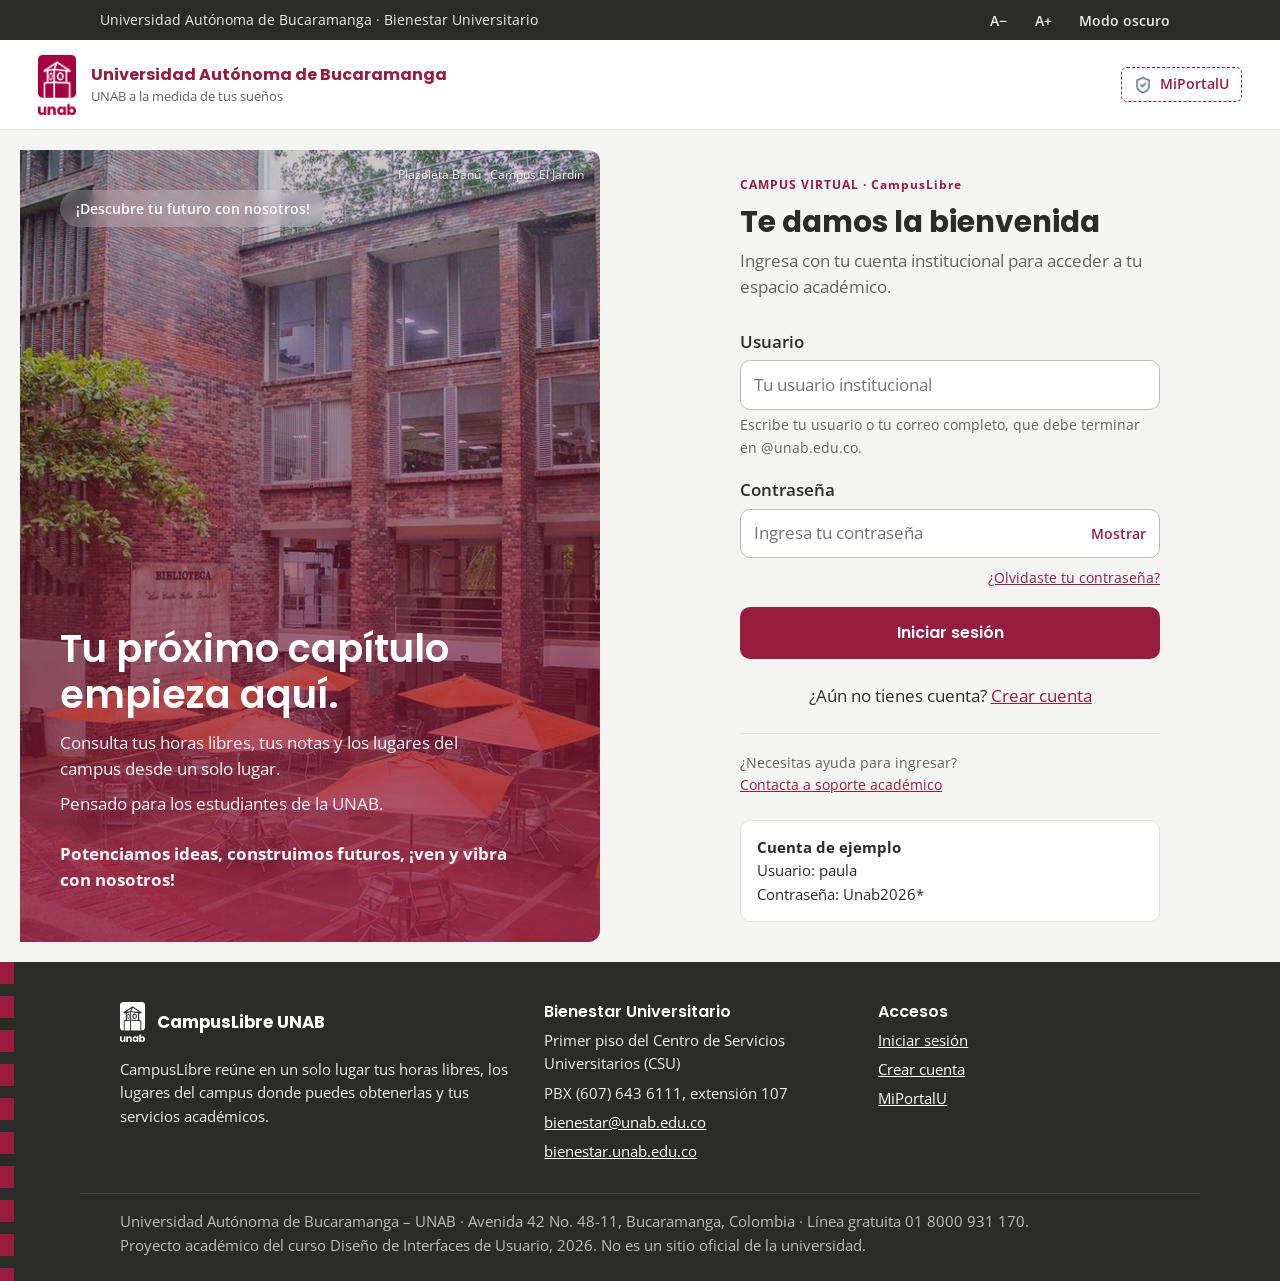
<file: horas-libres.html>
<!DOCTYPE html>
<html lang="es">
<head>
  <meta charset="UTF-8">
  <meta name="viewport" content="width=device-width, initial-scale=1.0">
  <meta name="description" content="Consulta, registra y valida tus horas libres.">
  <title>Mis horas libres · CampusLibre UNAB</title>
  <link rel="icon" href="img/logo-unab-vertical.png">
  <link rel="preconnect" href="https://fonts.googleapis.com">
  <link rel="preconnect" href="https://fonts.gstatic.com" crossorigin>
  <link href="https://fonts.googleapis.com/css2?family=Poppins:wght@600;700&family=Open+Sans:wght@400;600;700&display=swap" rel="stylesheet">
  <link rel="stylesheet" href="css/estilos.css">
</head>
<body data-pagina="horas">
  <a class="saltar" href="#contenido">Saltar al contenido</a>

  <!-- Barra superior: accesibilidad y cuenta -->
  <div class="barra-superior">
    <div class="barra-superior__contenido">
      <p>Universidad Autónoma de Bucaramanga · Bienestar Universitario</p>
      <div class="herramientas" role="group" aria-label="Accesibilidad y cuenta">
        <button type="button" id="letra-menos" aria-label="Reducir tamaño de letra">A−</button>
        <button type="button" id="letra-mas" aria-label="Aumentar tamaño de letra">A+</button>
        <button type="button" id="boton-tema" aria-pressed="false">Modo oscuro</button>
        <span class="separador" aria-hidden="true"></span>
        <a href="perfil.html"><span class="solo-escritorio">Hola, </span><span data-nombre-usuario>estudiante</span></a>
        <button type="button" id="boton-salir">Cerrar sesión</button>
      </div>
    </div>
  </div>
  <!-- Header con la navegación global -->
  <header class="header">
    <div class="header__contenido">
      <a class="marca" href="inicio.html">
        <img class="logo-claro" src="img/logo-unab-vertical.png" alt="UNAB" width="28" height="44">
        <img class="logo-oscuro" src="img/logo-unab-vertical-blanco.png" alt="UNAB" width="28" height="44">
        <span class="marca__nombre">CampusLibre</span>
      </a>
      <button class="menu-boton" type="button" aria-expanded="false" aria-controls="nav-global">Menú</button>
      <nav class="nav-global" id="nav-global" aria-label="Navegación principal">
        <ul>
          <li><a href="inicio.html">Inicio</a></li>
          <li><a href="horas-libres.html">Mis horas libres</a></li>
          <li><a href="lugares.html">Lugares</a></li>
          <li><a href="mis-lugares.html">Mis lugares</a></li>
          <li><a href="eventos.html">Eventos</a></li>
          <li><a href="academico.html">Académico</a></li>
          <li><a href="calculadora.html">Calculadora</a></li>
          <li><a href="ayuda.html">Ayuda</a></li>
        </ul>
      </nav>
    </div>
  </header>

  <main class="principal" id="contenido">

    <section class="encabezado-pagina">
      <h1>Mis horas libres</h1>
      <p>La UNAB pide 96 horas de actividades libres (deportivas, culturales, artísticas, sociales y de salud integral) para graduarte de pregrado.</p>
    </section>

    <div class="con-nav-local">
      <nav class="nav-local" aria-label="En esta página">
        <h2>En esta página</h2>
        <ul>
          <li><a href="#avance">Mi avance</a></li>
          <li><a href="#categorias">Por categoría</a></li>
          <li><a href="#historial">Historial</a></li>
          <li><a href="#ranking">Ranking Top 5</a></li>
          <li><a href="#simulador">Simulador</a></li>
        </ul>
      </nav>
      <div>
        <section class="bloque" id="avance" aria-labelledby="t-avance">
          <h2 id="t-avance">Mi avance</h2>
          <div class="medidor__cifras">
            <div class="cifra"><strong id="hl-cumplidas">0</strong><span>horas cumplidas</span></div>
            <div class="cifra cifra--faltan"><strong id="hl-faltan">96</strong><span>horas te faltan</span></div>
            <div class="cifra"><strong id="hl-porcentaje">0%</strong><span>del requisito</span></div>
            <div class="cifra"><strong id="hl-pendientes">0</strong><span>pendientes de validar</span></div>
          </div>
          <div class="cuadricula-hl" id="cuadricula-hl"></div>
          <p class="medidor__leyenda">Cada cuadro es una hora libre. Los de color vino ya están validados; los punteados esperan la validación de Bienestar.</p>
        </section>

        <section class="bloque" id="categorias" aria-labelledby="t-categorias">
          <h2 id="t-categorias">Horas validadas por categoría</h2>
          <ul class="barras" id="por-categoria"></ul>
        </section>

        <section class="bloque" id="historial" aria-labelledby="t-historial">
          <div class="bloque__cabecera">
            <h2 id="t-historial">Historial de asistencias</h2>
            <div class="grupo-botones no-imprimir">
              <button type="button" class="boton boton--pequeno" id="abrir-asistencia" aria-controls="panel-asistencia">Registrar asistencia</button>
              <button type="button" class="boton boton--secundario boton--pequeno" id="boton-imprimir">Imprimir historial</button>
            </div>
          </div>

          <div class="panel-crud no-imprimir" id="panel-asistencia" hidden>
            <h3>Registrar una asistencia</h3>
            <p class="ayuda" style="margin-bottom:1rem">Queda <strong>pendiente</strong> hasta que Bienestar la valide. Las pendientes se pueden validar o eliminar desde la tabla.</p>
            <form id="form-asistencia" novalidate>
              <div class="fila-campos">
                <div class="campo"><label for="as-fecha">Fecha</label><input type="date" id="as-fecha" min="2026-01-01"></div>
                <div class="campo"><label for="as-lugar">Lugar</label><select id="as-lugar"></select></div>
              </div>
              <div class="campo"><label for="as-actividad">Actividad</label><input type="text" id="as-actividad" maxlength="60" placeholder="Ej.: Taller de fotografía"></div>
              <div class="fila-campos">
                <div class="campo"><label for="as-categoria">Categoría</label><select id="as-categoria"><option value="">Elige una</option><option value="deporte">Deporte</option><option value="cultura">Cultura</option><option value="salud">Salud integral</option><option value="social">Social</option></select></div>
                <div class="campo"><label for="as-horas">Horas</label><input type="number" id="as-horas" min="1" max="8" value="2"></div>
              </div>
              <div class="grupo-botones">
                <button type="submit" class="boton">Guardar asistencia</button>
                <button type="button" class="boton boton--secundario" id="cancelar-asistencia">Cancelar</button>
              </div>
            </form>
          </div>

          <p class="ayuda" style="margin:1rem 0">Haz clic en el título de una columna para ordenar.</p>
          <div class="tabla-contenedor">
            <table id="tabla-historial">
              <caption class="solo-lector">Actividades a las que asististe</caption>
              <thead>
                <tr>
                  <th scope="col"><button type="button" data-campo="fecha" data-orden="desc">Fecha</button></th>
                  <th scope="col"><button type="button" data-campo="actividad">Actividad</button></th>
                  <th scope="col"><button type="button" data-campo="lugar">Lugar</button></th>
                  <th scope="col"><button type="button" data-campo="categoria">Categoría</button></th>
                  <th scope="col" class="numero"><button type="button" data-campo="horas">Horas</button></th>
                  <th scope="col"><button type="button" data-campo="estado">Estado</button></th>
                  <th scope="col" class="no-imprimir">Acciones</th>
                </tr>
              </thead>
              <tbody></tbody>
            </table>
          </div>
          <p class="ayuda" style="margin-top:1rem">Los certificados de congresos y seminarios también se pueden validar como horas libres ante Bienestar.</p>
        </section>

        <section class="bloque no-imprimir" id="ranking" aria-labelledby="t-ranking">
          <h2 id="t-ranking">Ranking Top 5 de horas libres</h2>
          <p>Los cinco estudiantes con más horas libres validadas. Vas en el puesto <strong id="mi-puesto">—</strong> con <strong id="mis-horas-ranking">0</strong> horas.</p>
          <ol class="ranking" id="lista-ranking"></ol>
        </section>

        <section class="bloque no-imprimir" id="simulador" aria-labelledby="t-simulador">
          <h2 id="t-simulador">¿Cuándo termino?</h2>
          <p>Escribe cuántas horas por semana puedes dedicar y calculamos cuándo completarías las 96.</p>
          <form id="form-simulador" novalidate style="display:flex;gap:1rem;align-items:flex-start;flex-wrap:wrap">
            <div class="campo" style="max-width:220px"><label for="horas-semana">Horas por semana</label><input type="number" id="horas-semana" min="1" max="20" value="3"></div>
            <button type="submit" class="boton" style="margin-top:1.9rem">Calcular</button>
          </form>
          <div class="aviso aviso--exito" id="resultado-simulador" aria-live="polite" hidden></div>
        </section>
      </div>
    </div>
  </main>

  <!-- Footer -->
  <footer class="footer">
    <div class="footer__contenido">
      <div>
        <p class="footer__marca"><img src="img/logo-unab-vertical-blanco.png" alt="UNAB" width="25" height="40"><strong>CampusLibre UNAB</strong></p>
        <p>CampusLibre reúne en un solo lugar tus horas libres, los lugares del campus donde puedes obtenerlas y tus servicios académicos.</p>
      </div>
      <div>
        <h2>Bienestar Universitario</h2>
        <ul>
          <li>Primer piso del Centro de Servicios Universitarios (CSU)</li>
          <li>PBX (607) 643 6111, extensión 107</li>
          <li><a href="mailto:bienestar@unab.edu.co">bienestar@unab.edu.co</a></li>
          <li><a href="https://bienestar.unab.edu.co/" target="_blank" rel="noopener">bienestar.unab.edu.co</a></li>
        </ul>
      </div>
      <div>
        <h2>Accesos</h2>
        <ul>
          <li><a href="inicio.html">Inicio</a></li>
          <li><a href="horas-libres.html">Mis horas libres</a></li>
          <li><a href="lugares.html">Lugares del campus</a></li>
          <li><a href="eventos.html">Calendario de eventos</a></li>
          <li><a href="calculadora.html">Calculadora de notas</a></li>
          <li><a href="ayuda.html">Preguntas frecuentes y PQRS</a></li>
          <li><a href="https://miportalu.unab.edu.co/" target="_blank" rel="noopener">MiPortalU</a></li>
        </ul>
      </div>
    </div>
    <div class="footer__legal">
      <p>Universidad Autónoma de Bucaramanga – UNAB · Avenida 42 No. 48-11, Bucaramanga, Colombia · Línea gratuita 01 8000 931 170.<br>
      Proyecto académico del curso Diseño de Interfaces de Usuario, 2026. No es un sitio oficial de la universidad.</p>
    </div>
  </footer>
  <script src="js/datos.js"></script>
  <script src="js/app.js"></script>
</body>
</html>
</file>
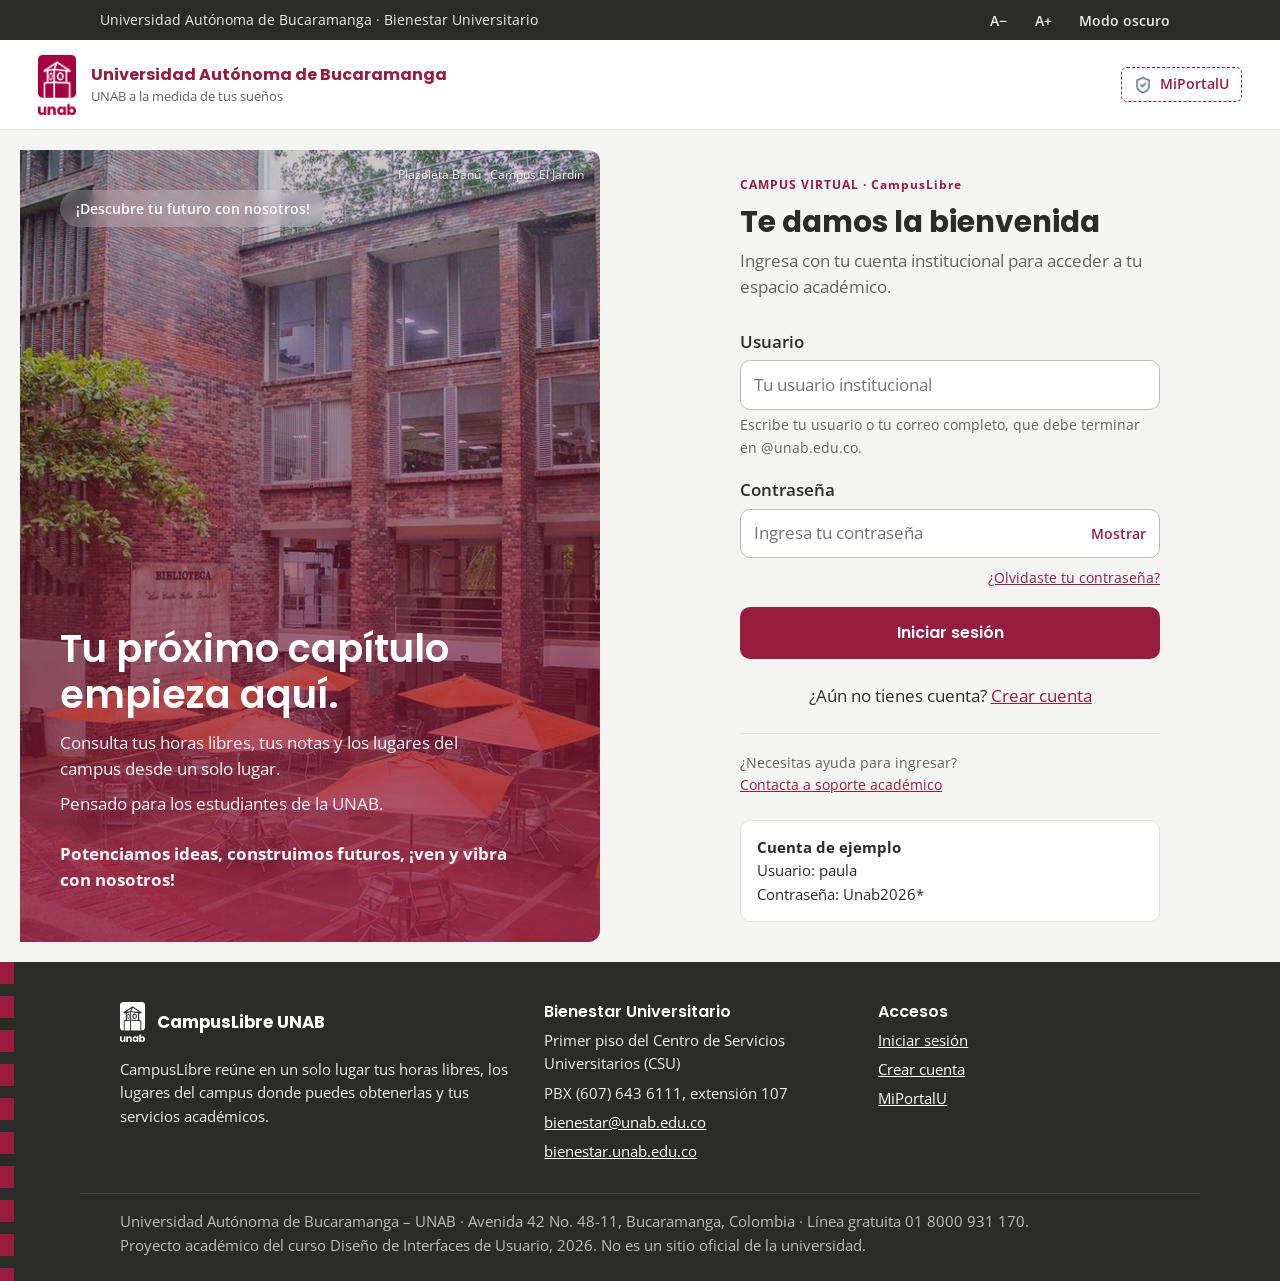
<file: inicio.html>
<!DOCTYPE html>
<html lang="es">
<head>
  <meta charset="UTF-8">
  <meta name="viewport" content="width=device-width, initial-scale=1.0">
  <meta name="description" content="Panel principal del estudiante en CampusLibre UNAB.">
  <title>Inicio · CampusLibre UNAB</title>
  <link rel="icon" href="img/logo-unab-vertical.png">
  <link rel="preconnect" href="https://fonts.googleapis.com">
  <link rel="preconnect" href="https://fonts.gstatic.com" crossorigin>
  <link href="https://fonts.googleapis.com/css2?family=Poppins:wght@600;700&family=Open+Sans:wght@400;600;700&display=swap" rel="stylesheet">
  <link rel="stylesheet" href="css/estilos.css">
</head>
<body data-pagina="inicio">
  <a class="saltar" href="#contenido">Saltar al contenido</a>

  <!-- Barra superior: accesibilidad y cuenta -->
  <div class="barra-superior">
    <div class="barra-superior__contenido">
      <p>Universidad Autónoma de Bucaramanga · Bienestar Universitario</p>
      <div class="herramientas" role="group" aria-label="Accesibilidad y cuenta">
        <button type="button" id="letra-menos" aria-label="Reducir tamaño de letra">A−</button>
        <button type="button" id="letra-mas" aria-label="Aumentar tamaño de letra">A+</button>
        <button type="button" id="boton-tema" aria-pressed="false">Modo oscuro</button>
        <span class="separador" aria-hidden="true"></span>
        <a href="perfil.html"><span class="solo-escritorio">Hola, </span><span data-nombre-usuario>estudiante</span></a>
        <button type="button" id="boton-salir">Cerrar sesión</button>
      </div>
    </div>
  </div>
  <!-- Header con la navegación global -->
  <header class="header">
    <div class="header__contenido">
      <a class="marca" href="inicio.html">
        <img class="logo-claro" src="img/logo-unab-vertical.png" alt="UNAB" width="28" height="44">
        <img class="logo-oscuro" src="img/logo-unab-vertical-blanco.png" alt="UNAB" width="28" height="44">
        <span class="marca__nombre">CampusLibre</span>
      </a>
      <button class="menu-boton" type="button" aria-expanded="false" aria-controls="nav-global">Menú</button>
      <nav class="nav-global" id="nav-global" aria-label="Navegación principal">
        <ul>
          <li><a href="inicio.html">Inicio</a></li>
          <li><a href="horas-libres.html">Mis horas libres</a></li>
          <li><a href="lugares.html">Lugares</a></li>
          <li><a href="mis-lugares.html">Mis lugares</a></li>
          <li><a href="eventos.html">Eventos</a></li>
          <li><a href="academico.html">Académico</a></li>
          <li><a href="calculadora.html">Calculadora</a></li>
          <li><a href="ayuda.html">Ayuda</a></li>
        </ul>
      </nav>
    </div>
  </header>

  <main class="principal" id="contenido">

    <section class="encabezado-pagina saludo">
      <h1>Hola, <span data-nombre-usuario>estudiante</span></h1>
      <p>Este es el resumen de tus horas libres y tus accesos rápidos.</p>
    </section>

    <div id="alertas" aria-live="polite"></div>

    <div class="columnas">
      <div>
        <section class="bloque" aria-labelledby="t-avance">
          <h2 id="t-avance">Tu avance de horas libres</h2>
          <div class="medidor__cifras">
            <div class="cifra"><strong id="hl-cumplidas">0</strong><span>horas cumplidas</span></div>
            <div class="cifra cifra--faltan"><strong id="hl-faltan">96</strong><span>horas te faltan</span></div>
          </div>
          <div class="cuadricula-hl" id="cuadricula-inicio"></div>
          <p class="medidor__leyenda">Cada cuadro es una de las 96 horas libres que necesitas para graduarte. Los punteados están pendientes de validación.</p>
          <a class="boton boton--secundario" href="horas-libres.html">Ver mi historial</a>
        </section>

        <section class="bloque" aria-labelledby="t-accesos">
          <h2 id="t-accesos">Accesos rápidos</h2>
          <ul class="accesos">
            <li><a href="lugares.html"><svg class="icono" viewBox="0 0 24 24" fill="none" stroke="currentColor" stroke-width="2" stroke-linecap="round" stroke-linejoin="round" aria-hidden="true"><path d="M12 21s-7-6.2-7-11a7 7 0 0 1 14 0c0 4.8-7 11-7 11z"/><circle cx="12" cy="10" r="2.5"/></svg><span><strong>¿Dónde obtengo HL?</strong><span>Lugares del campus e inscripción</span></span></a></li>
            <li><a href="mis-lugares.html"><svg class="icono" viewBox="0 0 24 24" fill="none" stroke="currentColor" stroke-width="2" stroke-linecap="round" stroke-linejoin="round" aria-hidden="true"><path d="M5 21V4"/><path d="M5 4h11l-2 4 2 4H5"/></svg><span><strong>Mis lugares</strong><span>Lugares donde estoy inscrito</span></span></a></li>
            <li><a href="eventos.html"><svg class="icono" viewBox="0 0 24 24" fill="none" stroke="currentColor" stroke-width="2" stroke-linecap="round" stroke-linejoin="round" aria-hidden="true"><rect x="3.5" y="5" width="17" height="15" rx="2"/><path d="M3.5 10h17M8 3v4M16 3v4"/></svg><span><strong>Eventos</strong><span>Calendario de Bienestar</span></span></a></li>
            <li><a href="academico.html#notas"><svg class="icono" viewBox="0 0 24 24" fill="none" stroke="currentColor" stroke-width="2" stroke-linecap="round" stroke-linejoin="round" aria-hidden="true"><path d="M4 5.5A2.5 2.5 0 0 1 6.5 3H20v15H6.5A2.5 2.5 0 0 0 4 20.5z"/><path d="M4 20.5A2.5 2.5 0 0 0 6.5 23H20v-5"/></svg><span><strong>Notas</strong><span>Calificaciones de dos semestres</span></span></a></li>
            <li><a href="academico.html#cursos"><svg class="icono" viewBox="0 0 24 24" fill="none" stroke="currentColor" stroke-width="2" stroke-linecap="round" stroke-linejoin="round" aria-hidden="true"><path d="M2 9l10-5 10 5-10 5z"/><path d="M6 11v5c0 1.5 2.7 3 6 3s6-1.5 6-3v-5"/></svg><span><strong>Cursos</strong><span>Materias inscritas</span></span></a></li>
            <li><a href="academico.html#horario"><svg class="icono" viewBox="0 0 24 24" fill="none" stroke="currentColor" stroke-width="2" stroke-linecap="round" stroke-linejoin="round" aria-hidden="true"><rect x="3.5" y="4" width="17" height="16" rx="2"/><path d="M3.5 9h17M9 9v11M15 9v11"/></svg><span><strong>Horario</strong><span>Clases y horas sin clase</span></span></a></li>
            <li><a href="calculadora.html"><svg class="icono" viewBox="0 0 24 24" fill="none" stroke="currentColor" stroke-width="2" stroke-linecap="round" stroke-linejoin="round" aria-hidden="true"><rect x="5" y="2.5" width="14" height="19" rx="2"/><path d="M8 6.5h8v3H8zM8.5 13h.01M12 13h.01M15.5 13h.01M8.5 16.5h.01M12 16.5h.01M15.5 16.5h.01"/></svg><span><strong>Calculadora de notas</strong><span>Cuánto te falta para pasar</span></span></a></li>
            <li><a href="horas-libres.html#ranking"><svg class="icono" viewBox="0 0 24 24" fill="none" stroke="currentColor" stroke-width="2" stroke-linecap="round" stroke-linejoin="round" aria-hidden="true"><path d="M8 4h8v5a4 4 0 0 1-8 0z"/><path d="M8 6H5a3 3 0 0 0 3 4M16 6h3a3 3 0 0 1-3 4M12 13v4M8 21h8M9.5 17h5"/></svg><span><strong>Ranking de HL</strong><span>Top 5 de horas libres</span></span></a></li>
            <li><a href="ayuda.html"><svg class="icono" viewBox="0 0 24 24" fill="none" stroke="currentColor" stroke-width="2" stroke-linecap="round" stroke-linejoin="round" aria-hidden="true"><circle cx="12" cy="12" r="9"/><path d="M9.5 9.5a2.5 2.5 0 1 1 3.5 2.3c-.6.3-1 .9-1 1.6v.6M12 17h.01"/></svg><span><strong>Ayuda</strong><span>Preguntas frecuentes y PQRS</span></span></a></li>
          </ul>
        </section>
      </div>

      <div>
        <aside class="bloque" aria-labelledby="t-proximos">
          <h2 id="t-proximos">Próximos eventos</h2>
          <ul class="lista-eventos" id="proximos-eventos"></ul>
          <a href="eventos.html">Ver calendario completo</a>
        </aside>
        <aside class="bloque" aria-labelledby="t-top">
          <h2 id="t-top">Top 5 en horas libres</h2>
          <ol class="ranking" id="ranking-inicio"></ol>
          <a href="horas-libres.html#ranking">Ver ranking</a>
        </aside>
      </div>
    </div>

    <section class="bloque" aria-labelledby="t-video">
      <h2 id="t-video">Bienvenida a la UNAB</h2>
      <p>Video institucional de inducción de la Universidad Autónoma de Bucaramanga.</p>
      <div class="video">
        <iframe src="https://player.vimeo.com/video/701399240?h=b7b65bd258" title="Video de bienvenida UNAB" loading="lazy"
          allow="autoplay; fullscreen; picture-in-picture" allowfullscreen></iframe>
      </div>
    </section>
  </main>

  <!-- Footer -->
  <footer class="footer">
    <div class="footer__contenido">
      <div>
        <p class="footer__marca"><img src="img/logo-unab-vertical-blanco.png" alt="UNAB" width="25" height="40"><strong>CampusLibre UNAB</strong></p>
        <p>CampusLibre reúne en un solo lugar tus horas libres, los lugares del campus donde puedes obtenerlas y tus servicios académicos.</p>
      </div>
      <div>
        <h2>Bienestar Universitario</h2>
        <ul>
          <li>Primer piso del Centro de Servicios Universitarios (CSU)</li>
          <li>PBX (607) 643 6111, extensión 107</li>
          <li><a href="mailto:bienestar@unab.edu.co">bienestar@unab.edu.co</a></li>
          <li><a href="https://bienestar.unab.edu.co/" target="_blank" rel="noopener">bienestar.unab.edu.co</a></li>
        </ul>
      </div>
      <div>
        <h2>Accesos</h2>
        <ul>
          <li><a href="inicio.html">Inicio</a></li>
          <li><a href="horas-libres.html">Mis horas libres</a></li>
          <li><a href="lugares.html">Lugares del campus</a></li>
          <li><a href="eventos.html">Calendario de eventos</a></li>
          <li><a href="calculadora.html">Calculadora de notas</a></li>
          <li><a href="ayuda.html">Preguntas frecuentes y PQRS</a></li>
          <li><a href="https://miportalu.unab.edu.co/" target="_blank" rel="noopener">MiPortalU</a></li>
        </ul>
      </div>
    </div>
    <div class="footer__legal">
      <p>Universidad Autónoma de Bucaramanga – UNAB · Avenida 42 No. 48-11, Bucaramanga, Colombia · Línea gratuita 01 8000 931 170.<br>
      Proyecto académico del curso Diseño de Interfaces de Usuario, 2026. No es un sitio oficial de la universidad.</p>
    </div>
  </footer>
  <script src="js/datos.js"></script>
  <script src="js/app.js"></script>
</body>
</html>
</file>
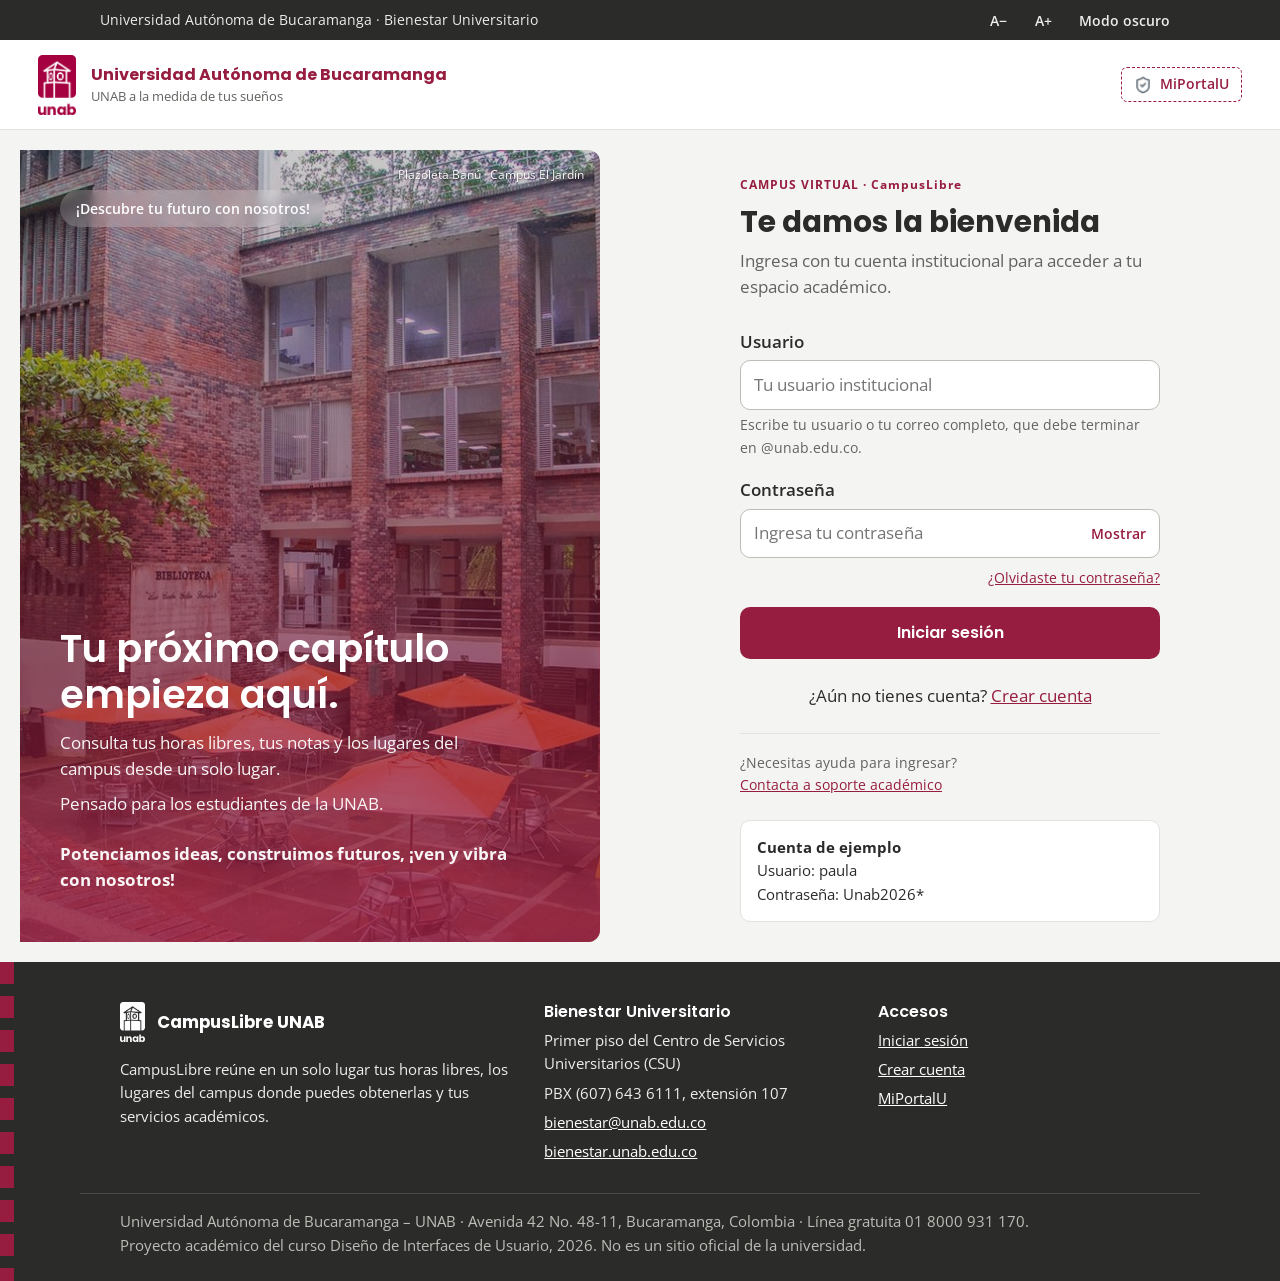
<file: lugares.html>
<!DOCTYPE html>
<html lang="es">
<head>
  <meta charset="UTF-8">
  <meta name="viewport" content="width=device-width, initial-scale=1.0">
  <meta name="description" content="Lugares del campus de la UNAB donde puedes obtener horas libres.">
  <title>Lugares del campus · CampusLibre UNAB</title>
  <link rel="icon" href="img/logo-unab-vertical.png">
  <link rel="preconnect" href="https://fonts.googleapis.com">
  <link rel="preconnect" href="https://fonts.gstatic.com" crossorigin>
  <link href="https://fonts.googleapis.com/css2?family=Poppins:wght@600;700&family=Open+Sans:wght@400;600;700&display=swap" rel="stylesheet">
  <link rel="stylesheet" href="css/estilos.css">
</head>
<body data-pagina="lugares">
  <a class="saltar" href="#contenido">Saltar al contenido</a>

  <!-- Barra superior: accesibilidad y cuenta -->
  <div class="barra-superior">
    <div class="barra-superior__contenido">
      <p>Universidad Autónoma de Bucaramanga · Bienestar Universitario</p>
      <div class="herramientas" role="group" aria-label="Accesibilidad y cuenta">
        <button type="button" id="letra-menos" aria-label="Reducir tamaño de letra">A−</button>
        <button type="button" id="letra-mas" aria-label="Aumentar tamaño de letra">A+</button>
        <button type="button" id="boton-tema" aria-pressed="false">Modo oscuro</button>
        <span class="separador" aria-hidden="true"></span>
        <a href="perfil.html"><span class="solo-escritorio">Hola, </span><span data-nombre-usuario>estudiante</span></a>
        <button type="button" id="boton-salir">Cerrar sesión</button>
      </div>
    </div>
  </div>
  <!-- Header con la navegación global -->
  <header class="header">
    <div class="header__contenido">
      <a class="marca" href="inicio.html">
        <img class="logo-claro" src="img/logo-unab-vertical.png" alt="UNAB" width="28" height="44">
        <img class="logo-oscuro" src="img/logo-unab-vertical-blanco.png" alt="UNAB" width="28" height="44">
        <span class="marca__nombre">CampusLibre</span>
      </a>
      <button class="menu-boton" type="button" aria-expanded="false" aria-controls="nav-global">Menú</button>
      <nav class="nav-global" id="nav-global" aria-label="Navegación principal">
        <ul>
          <li><a href="inicio.html">Inicio</a></li>
          <li><a href="horas-libres.html">Mis horas libres</a></li>
          <li><a href="lugares.html">Lugares</a></li>
          <li><a href="mis-lugares.html">Mis lugares</a></li>
          <li><a href="eventos.html">Eventos</a></li>
          <li><a href="academico.html">Académico</a></li>
          <li><a href="calculadora.html">Calculadora</a></li>
          <li><a href="ayuda.html">Ayuda</a></li>
        </ul>
      </nav>
    </div>
  </header>

  <main class="principal" id="contenido">

    <section class="encabezado-pagina">
      <h1>Lugares del campus</h1>
      <p>Estos son los lugares donde puedes sumar horas libres. Elige un horario que no se cruce con tus clases e inscríbete, o crea tu propia actividad.</p>
    </section>

    <div class="con-nav-local">
      <nav class="nav-local" aria-label="En esta página">
        <h2>En esta página</h2>
        <ul>
          <li><a href="#como">¿Cómo obtengo HL?</a></li>
          <li><a href="#disponibles">Lugares disponibles</a></li>
          <li><a href="#mapa">Mapa del campus</a></li>
        </ul>
      </nav>
      <div>
        <section class="bloque" id="como" aria-labelledby="t-como">
          <h2 id="t-como">¿Dónde y cómo obtengo horas libres?</h2>
          <ol class="pasos">
            <li>Busca un lugar o actividad que te guste: deporte, cultura, salud integral o encuentros sociales.</li>
            <li>Inscríbete en un horario libre. Revisa tus horas sin clase en <a href="academico.html#horario">tu horario</a>.</li>
            <li>Asiste con tu carné estudiantil: la asistencia se registra en el lugar.</li>
            <li>Las horas aparecen en <a href="horas-libres.html">Mis horas libres</a> cuando Bienestar valida la asistencia.</li>
          </ol>
          <div class="galeria">
            <figure><img src="img/lugares/entrada-jardin.jpg" alt="Estudiantes en la entrada de la sede principal, campus El Jardín" loading="lazy"><figcaption>Entrada de la sede principal, campus El Jardín.</figcaption></figure>
            <figure><img src="img/lugares/gimnasio-exterior.jpg" alt="Corredor del gimnasio UNAB" loading="lazy"><figcaption>Gimnasio UNAB, en el Centro de Servicios Universitarios.</figcaption></figure>
            <figure><img src="img/lugares/casona.jpg" alt="Edificio de la sede La Casona" loading="lazy"><figcaption>Sede La Casona: cafetería, zonas verdes y salón de exposiciones.</figcaption></figure>
          </div>
        </section>

        <section class="bloque" id="disponibles" aria-labelledby="t-disponibles">
          <div class="bloque__cabecera">
            <h2 id="t-disponibles">Lugares disponibles</h2>
            <button type="button" class="boton boton--pequeno" id="abrir-lugar" aria-controls="panel-lugar">Crear actividad</button>
          </div>

          <div class="panel-crud" id="panel-lugar" hidden>
            <h3 id="titulo-panel-lugar">Crear una actividad o lugar</h3>
            <p class="ayuda" style="margin-bottom:1rem">Las actividades que crees aparecen con la etiqueta «Creada por ti». Puedes editarlas o eliminarlas cuando quieras.</p>
            <form id="form-lugar" novalidate>
              <input type="hidden" id="lp-id">
              <div class="fila-campos">
                <div class="campo"><label for="lp-nombre">Nombre</label><input type="text" id="lp-nombre" maxlength="50" placeholder="Ej.: Club de ajedrez"></div>
                <div class="campo"><label for="lp-categoria">Categoría</label><select id="lp-categoria"><option value="">Elige una</option><option value="deporte">Deporte</option><option value="cultura">Cultura</option><option value="salud">Salud integral</option><option value="social">Social</option></select></div>
              </div>
              <div class="fila-campos">
                <div class="campo"><label for="lp-zona">Sede</label><select id="lp-zona"></select></div>
                <div class="campo"><label for="lp-dia">Día de la sesión</label><select id="lp-dia"></select></div>
              </div>
              <div class="fila-campos fila-campos--4">
                <div class="campo"><label for="lp-ini">Hora de inicio</label><input type="number" id="lp-ini" min="6" max="21" value="14"></div>
                <div class="campo"><label for="lp-fin">Hora de fin</label><input type="number" id="lp-fin" min="7" max="22" value="16"></div>
                <div class="campo"><label for="lp-horas">HL por sesión</label><input type="number" id="lp-horas" min="1" max="4" value="2"></div>
                <div class="campo"><label for="lp-cupos">Cupos</label><input type="number" id="lp-cupos" min="1" max="200" value="20"></div>
              </div>
              <div class="campo"><label for="lp-descripcion">Descripción</label><textarea id="lp-descripcion" rows="3" maxlength="200" placeholder="¿Qué se hace en esta actividad?"></textarea></div>
              <div class="grupo-botones">
                <button type="submit" class="boton" id="guardar-lugar">Crear actividad</button>
                <button type="button" class="boton boton--secundario" id="cancelar-lugar">Cancelar</button>
              </div>
            </form>
          </div>

          <form class="filtros" role="search" onsubmit="return false" style="margin-top:1rem">
            <div class="campo"><label for="buscar">Buscar lugar</label><input type="search" id="buscar" placeholder="Ej.: gimnasio, biblioteca, Banú"></div>
            <div class="campo"><label for="filtro-categoria">Categoría</label>
              <select id="filtro-categoria"><option value="">Todas</option><option value="deporte">Deporte</option><option value="cultura">Cultura</option><option value="salud">Salud integral</option><option value="social">Social</option></select></div>
            <div class="campo"><label for="filtro-dia">Día</label><select id="filtro-dia"><option value="">Cualquier día</option><option>Lunes</option><option>Martes</option><option>Miércoles</option><option>Jueves</option><option>Viernes</option><option>Sábado</option></select></div>
          </form>
          <p style="display:flex;justify-content:space-between;align-items:center;margin:1rem 0">
            <span id="contador-lugares" aria-live="polite"></span>
            <button type="button" class="boton boton--secundario boton--pequeno" id="limpiar-filtros">Quitar filtros</button>
          </p>
          <div class="lugares" id="lista-lugares"></div>
        </section>

        <section class="bloque mapa" id="mapa" aria-labelledby="t-mapa">
          <h2 id="t-mapa">Mapa interactivo del campus</h2>
          <p>Toca un lugar del plano para ver su información, horario de atención y sesiones de horas libres. El plano es esquemático: muestra en qué sede queda cada lugar, no está a escala.</p>
          <div class="plano">
            <div class="plano__mapa" id="plano" role="group" aria-label="Plano de sedes y lugares que otorgan horas libres"></div>
            <aside class="plano__info" id="plano-info" aria-live="polite"><p>Elige un lugar del plano para ver su información.</p></aside>
          </div>
          <h3 style="margin-top:1.5rem">Ubicación en Google Maps: <span id="mapa-titulo">UNAB</span></h3>
          <p>Campus El Jardín, Avenida 42 No. 48-11, Bucaramanga.</p>
          <iframe id="mapa-iframe" title="Mapa de la Universidad Autónoma de Bucaramanga" loading="lazy"
            src="https://www.google.com/maps?q=Universidad%20Aut%C3%B3noma%20de%20Bucaramanga%2C%20Avenida%2042%20No.%2048-11%2C%20Bucaramanga&output=embed"></iframe>
        </section>
      </div>
    </div>
  </main>

  <!-- Footer -->
  <footer class="footer">
    <div class="footer__contenido">
      <div>
        <p class="footer__marca"><img src="img/logo-unab-vertical-blanco.png" alt="UNAB" width="25" height="40"><strong>CampusLibre UNAB</strong></p>
        <p>CampusLibre reúne en un solo lugar tus horas libres, los lugares del campus donde puedes obtenerlas y tus servicios académicos.</p>
      </div>
      <div>
        <h2>Bienestar Universitario</h2>
        <ul>
          <li>Primer piso del Centro de Servicios Universitarios (CSU)</li>
          <li>PBX (607) 643 6111, extensión 107</li>
          <li><a href="mailto:bienestar@unab.edu.co">bienestar@unab.edu.co</a></li>
          <li><a href="https://bienestar.unab.edu.co/" target="_blank" rel="noopener">bienestar.unab.edu.co</a></li>
        </ul>
      </div>
      <div>
        <h2>Accesos</h2>
        <ul>
          <li><a href="inicio.html">Inicio</a></li>
          <li><a href="horas-libres.html">Mis horas libres</a></li>
          <li><a href="lugares.html">Lugares del campus</a></li>
          <li><a href="eventos.html">Calendario de eventos</a></li>
          <li><a href="calculadora.html">Calculadora de notas</a></li>
          <li><a href="ayuda.html">Preguntas frecuentes y PQRS</a></li>
          <li><a href="https://miportalu.unab.edu.co/" target="_blank" rel="noopener">MiPortalU</a></li>
        </ul>
      </div>
    </div>
    <div class="footer__legal">
      <p>Universidad Autónoma de Bucaramanga – UNAB · Avenida 42 No. 48-11, Bucaramanga, Colombia · Línea gratuita 01 8000 931 170.<br>
      Proyecto académico del curso Diseño de Interfaces de Usuario, 2026. No es un sitio oficial de la universidad.</p>
    </div>
  </footer>
  <script src="js/datos.js"></script>
  <script src="js/app.js"></script>
</body>
</html>
</file>
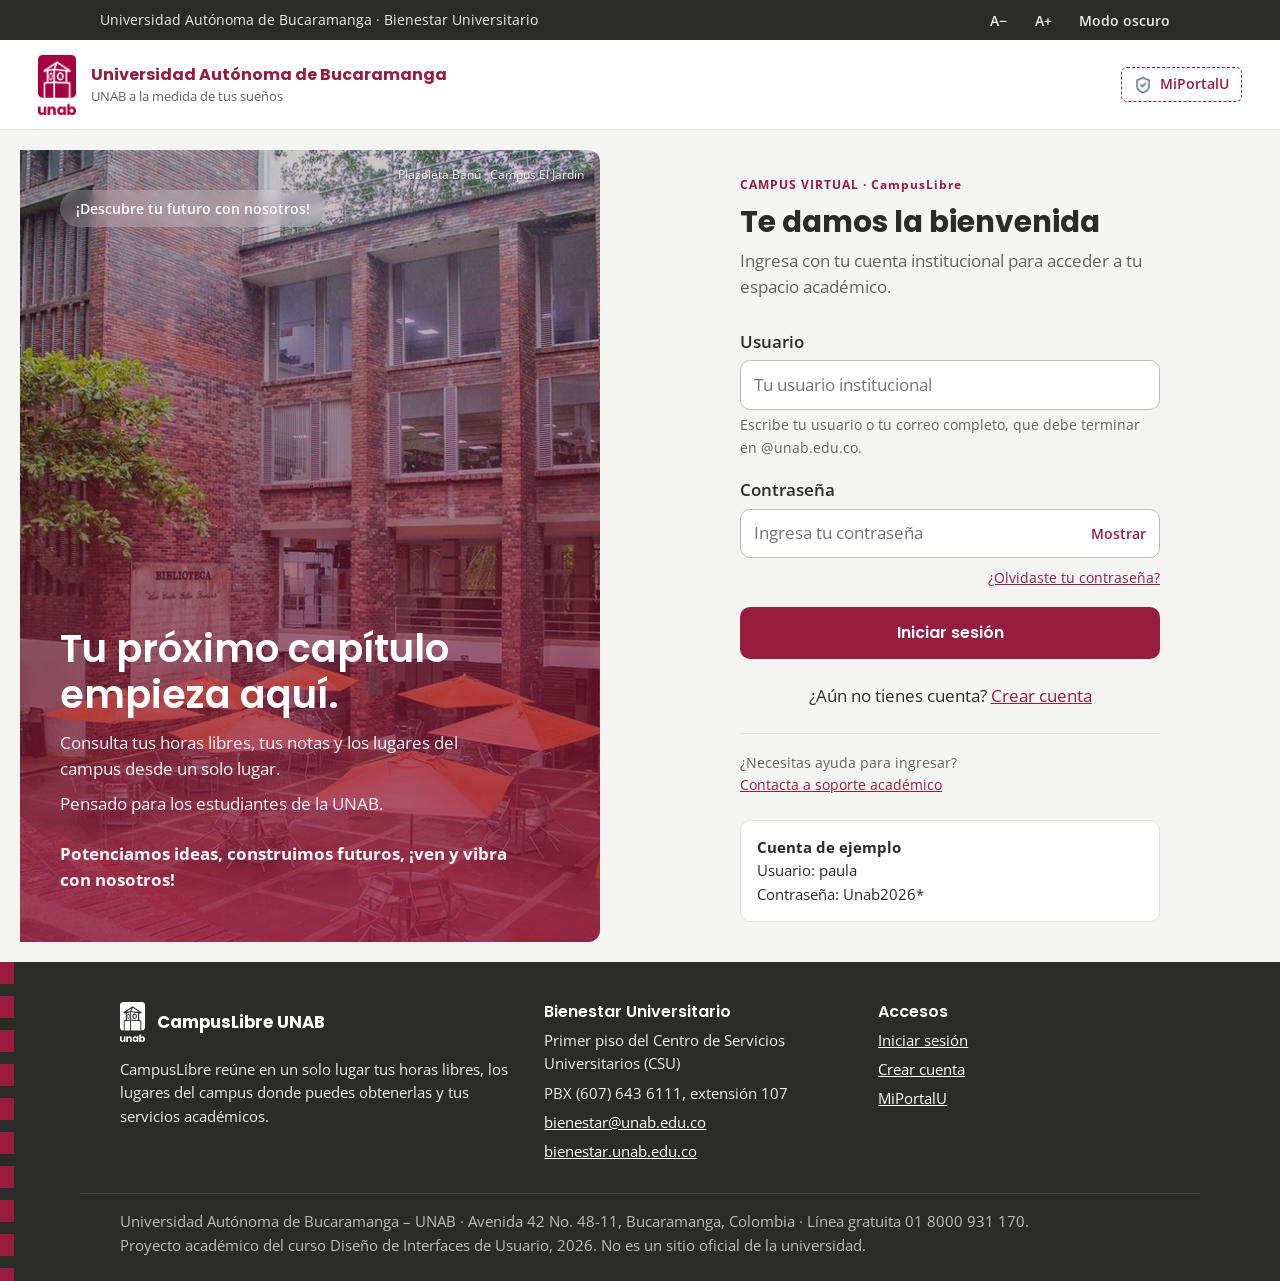
<file: mis-lugares.html>
<!DOCTYPE html>
<html lang="es">
<head>
  <meta charset="UTF-8">
  <meta name="viewport" content="width=device-width, initial-scale=1.0">
  <meta name="description" content="Lugares del campus en los que estás inscrito.">
  <title>Mis lugares · CampusLibre UNAB</title>
  <link rel="icon" href="img/logo-unab-vertical.png">
  <link rel="preconnect" href="https://fonts.googleapis.com">
  <link rel="preconnect" href="https://fonts.gstatic.com" crossorigin>
  <link href="https://fonts.googleapis.com/css2?family=Poppins:wght@600;700&family=Open+Sans:wght@400;600;700&display=swap" rel="stylesheet">
  <link rel="stylesheet" href="css/estilos.css">
</head>
<body data-pagina="mis-lugares">
  <a class="saltar" href="#contenido">Saltar al contenido</a>

  <!-- Barra superior: accesibilidad y cuenta -->
  <div class="barra-superior">
    <div class="barra-superior__contenido">
      <p>Universidad Autónoma de Bucaramanga · Bienestar Universitario</p>
      <div class="herramientas" role="group" aria-label="Accesibilidad y cuenta">
        <button type="button" id="letra-menos" aria-label="Reducir tamaño de letra">A−</button>
        <button type="button" id="letra-mas" aria-label="Aumentar tamaño de letra">A+</button>
        <button type="button" id="boton-tema" aria-pressed="false">Modo oscuro</button>
        <span class="separador" aria-hidden="true"></span>
        <a href="perfil.html"><span class="solo-escritorio">Hola, </span><span data-nombre-usuario>estudiante</span></a>
        <button type="button" id="boton-salir">Cerrar sesión</button>
      </div>
    </div>
  </div>
  <!-- Header con la navegación global -->
  <header class="header">
    <div class="header__contenido">
      <a class="marca" href="inicio.html">
        <img class="logo-claro" src="img/logo-unab-vertical.png" alt="UNAB" width="28" height="44">
        <img class="logo-oscuro" src="img/logo-unab-vertical-blanco.png" alt="UNAB" width="28" height="44">
        <span class="marca__nombre">CampusLibre</span>
      </a>
      <button class="menu-boton" type="button" aria-expanded="false" aria-controls="nav-global">Menú</button>
      <nav class="nav-global" id="nav-global" aria-label="Navegación principal">
        <ul>
          <li><a href="inicio.html">Inicio</a></li>
          <li><a href="horas-libres.html">Mis horas libres</a></li>
          <li><a href="lugares.html">Lugares</a></li>
          <li><a href="mis-lugares.html">Mis lugares</a></li>
          <li><a href="eventos.html">Eventos</a></li>
          <li><a href="academico.html">Académico</a></li>
          <li><a href="calculadora.html">Calculadora</a></li>
          <li><a href="ayuda.html">Ayuda</a></li>
        </ul>
      </nav>
    </div>
  </header>

  <main class="principal" id="contenido">

    <section class="encabezado-pagina">
      <h1>Mis lugares registrados</h1>
      <p>Estás inscrito en <strong id="total-inscritos">0 lugares</strong>. Si ya no puedes asistir, cancela la inscripción para liberar el cupo.</p>
    </section>
    <section class="bloque" aria-label="Lugares registrados"><div id="mis-lugares"></div></section>
    <p><a class="boton boton--secundario" href="lugares.html">Inscribirme en otro lugar</a></p>
  </main>

  <!-- Footer -->
  <footer class="footer">
    <div class="footer__contenido">
      <div>
        <p class="footer__marca"><img src="img/logo-unab-vertical-blanco.png" alt="UNAB" width="25" height="40"><strong>CampusLibre UNAB</strong></p>
        <p>CampusLibre reúne en un solo lugar tus horas libres, los lugares del campus donde puedes obtenerlas y tus servicios académicos.</p>
      </div>
      <div>
        <h2>Bienestar Universitario</h2>
        <ul>
          <li>Primer piso del Centro de Servicios Universitarios (CSU)</li>
          <li>PBX (607) 643 6111, extensión 107</li>
          <li><a href="mailto:bienestar@unab.edu.co">bienestar@unab.edu.co</a></li>
          <li><a href="https://bienestar.unab.edu.co/" target="_blank" rel="noopener">bienestar.unab.edu.co</a></li>
        </ul>
      </div>
      <div>
        <h2>Accesos</h2>
        <ul>
          <li><a href="inicio.html">Inicio</a></li>
          <li><a href="horas-libres.html">Mis horas libres</a></li>
          <li><a href="lugares.html">Lugares del campus</a></li>
          <li><a href="eventos.html">Calendario de eventos</a></li>
          <li><a href="calculadora.html">Calculadora de notas</a></li>
          <li><a href="ayuda.html">Preguntas frecuentes y PQRS</a></li>
          <li><a href="https://miportalu.unab.edu.co/" target="_blank" rel="noopener">MiPortalU</a></li>
        </ul>
      </div>
    </div>
    <div class="footer__legal">
      <p>Universidad Autónoma de Bucaramanga – UNAB · Avenida 42 No. 48-11, Bucaramanga, Colombia · Línea gratuita 01 8000 931 170.<br>
      Proyecto académico del curso Diseño de Interfaces de Usuario, 2026. No es un sitio oficial de la universidad.</p>
    </div>
  </footer>
  <script src="js/datos.js"></script>
  <script src="js/app.js"></script>
</body>
</html>
</file>
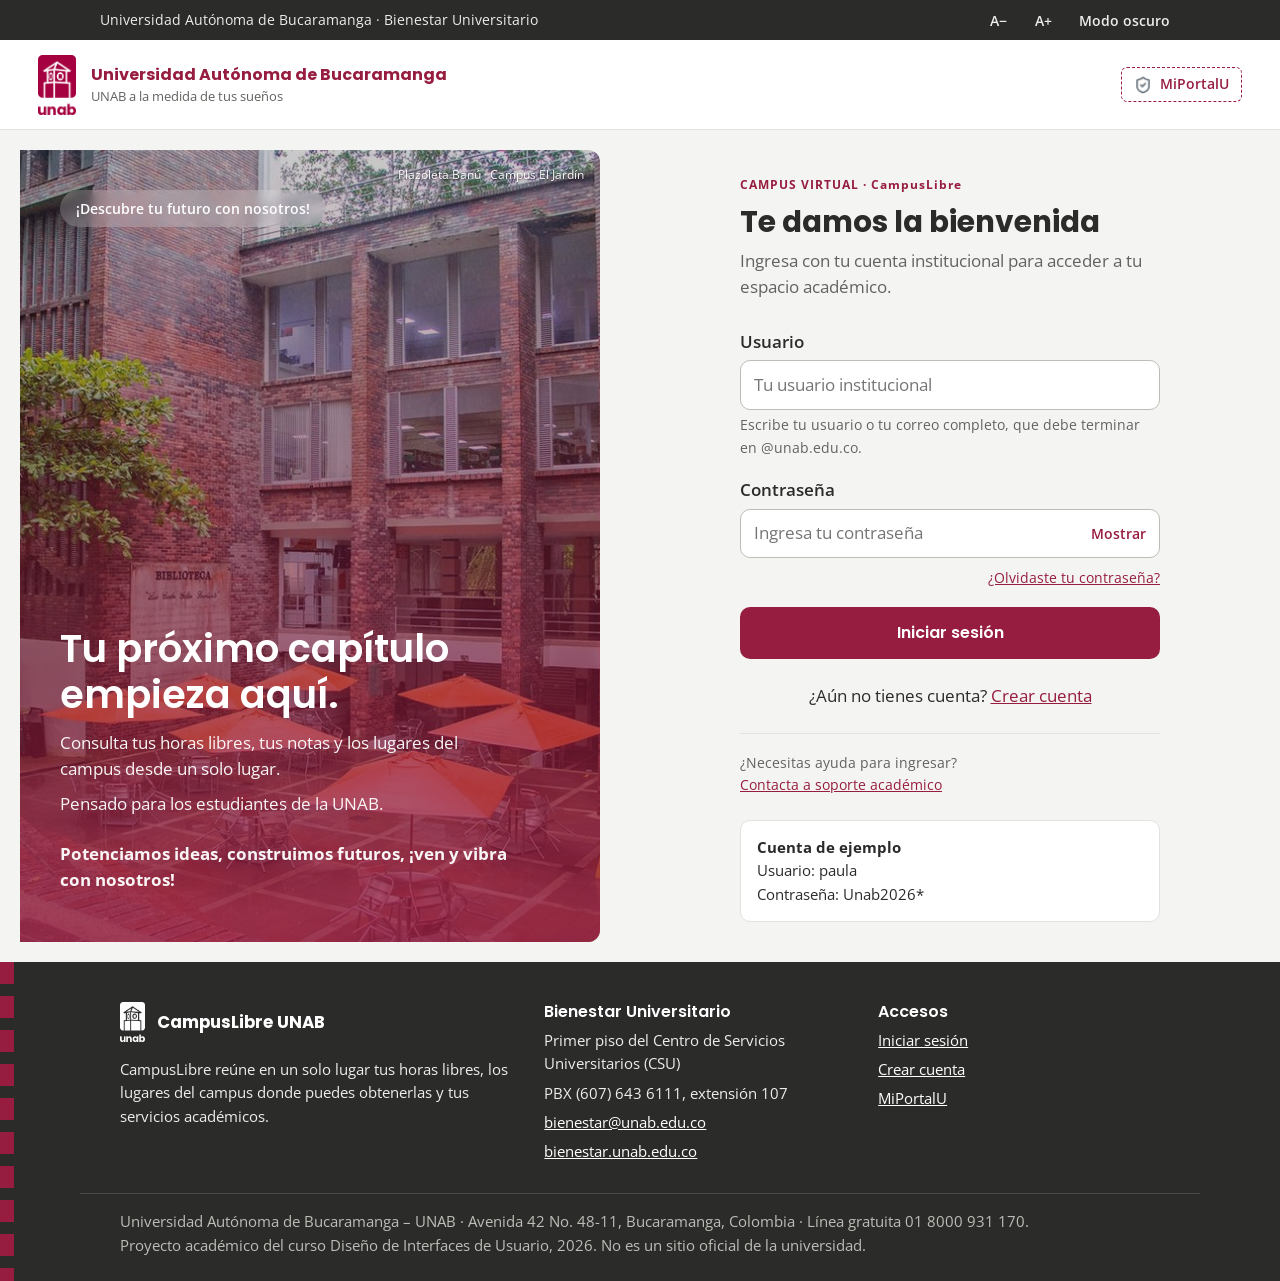
<file: perfil.html>
<!DOCTYPE html>
<html lang="es">
<head>
  <meta charset="UTF-8">
  <meta name="viewport" content="width=device-width, initial-scale=1.0">
  <meta name="description" content="Datos del estudiante en CampusLibre UNAB.">
  <title>Mi perfil · CampusLibre UNAB</title>
  <link rel="icon" href="img/logo-unab-vertical.png">
  <link rel="preconnect" href="https://fonts.googleapis.com">
  <link rel="preconnect" href="https://fonts.gstatic.com" crossorigin>
  <link href="https://fonts.googleapis.com/css2?family=Poppins:wght@600;700&family=Open+Sans:wght@400;600;700&display=swap" rel="stylesheet">
  <link rel="stylesheet" href="css/estilos.css">
</head>
<body data-pagina="perfil">
  <a class="saltar" href="#contenido">Saltar al contenido</a>

  <!-- Barra superior: accesibilidad y cuenta -->
  <div class="barra-superior">
    <div class="barra-superior__contenido">
      <p>Universidad Autónoma de Bucaramanga · Bienestar Universitario</p>
      <div class="herramientas" role="group" aria-label="Accesibilidad y cuenta">
        <button type="button" id="letra-menos" aria-label="Reducir tamaño de letra">A−</button>
        <button type="button" id="letra-mas" aria-label="Aumentar tamaño de letra">A+</button>
        <button type="button" id="boton-tema" aria-pressed="false">Modo oscuro</button>
        <span class="separador" aria-hidden="true"></span>
        <a href="perfil.html"><span class="solo-escritorio">Hola, </span><span data-nombre-usuario>estudiante</span></a>
        <button type="button" id="boton-salir">Cerrar sesión</button>
      </div>
    </div>
  </div>
  <!-- Header con la navegación global -->
  <header class="header">
    <div class="header__contenido">
      <a class="marca" href="inicio.html">
        <img class="logo-claro" src="img/logo-unab-vertical.png" alt="UNAB" width="28" height="44">
        <img class="logo-oscuro" src="img/logo-unab-vertical-blanco.png" alt="UNAB" width="28" height="44">
        <span class="marca__nombre">CampusLibre</span>
      </a>
      <button class="menu-boton" type="button" aria-expanded="false" aria-controls="nav-global">Menú</button>
      <nav class="nav-global" id="nav-global" aria-label="Navegación principal">
        <ul>
          <li><a href="inicio.html">Inicio</a></li>
          <li><a href="horas-libres.html">Mis horas libres</a></li>
          <li><a href="lugares.html">Lugares</a></li>
          <li><a href="mis-lugares.html">Mis lugares</a></li>
          <li><a href="eventos.html">Eventos</a></li>
          <li><a href="academico.html">Académico</a></li>
          <li><a href="calculadora.html">Calculadora</a></li>
          <li><a href="ayuda.html">Ayuda</a></li>
        </ul>
      </nav>
    </div>
  </header>

  <main class="principal" id="contenido">

    <section class="encabezado-pagina">
      <h1>Mi perfil</h1>
      <p>Revisa tus datos y mantén actualizado tu número de contacto.</p>
    </section>

    <div class="columnas">
      <section class="bloque" aria-labelledby="t-datos">
        <div style="display:flex;align-items:center;gap:1rem;margin-bottom:1.25rem">
          <div id="p-iniciales" aria-hidden="true" style="width:64px;height:64px;border-radius:50%;background:var(--vino);display:grid;place-items:center;font:700 1.4rem var(--letra-titulos);color:var(--sobre-vino)"></div>
          <div>
            <h2 id="t-datos" style="margin:0"><span id="p-nombre"></span></h2>
            <p style="margin:0;color:var(--gris)" id="p-programa"></p>
          </div>
        </div>
        <dl class="datos">
          <dt>Código</dt><dd id="p-codigo"></dd>
          <dt>Semestre</dt><dd id="p-semestre"></dd>
          <dt>Correo</dt><dd id="p-correo"></dd>
          <dt>Celular</dt><dd id="p-telefono"></dd>
          <dt>Horas libres</dt><dd id="p-horas"></dd>
          <dt>Lugares inscritos</dt><dd id="p-lugares"></dd>
        </dl>
      </section>

      <section class="bloque" aria-labelledby="t-editar">
        <h2 id="t-editar">Actualizar datos</h2>
        <form id="form-perfil" novalidate>
          <div class="campo">
            <label for="e-telefono">Celular</label>
            <input type="tel" id="e-telefono" placeholder="3001234567" maxlength="10" autocomplete="tel">
            <p class="ayuda">Lo usamos para recordarte tus actividades.</p>
          </div>
          <div class="campo"><label for="e-semestre">Semestre actual</label><select id="e-semestre"><option value="1">1.º semestre</option><option value="2">2.º semestre</option><option value="3">3.º semestre</option><option value="4">4.º semestre</option><option value="5">5.º semestre</option><option value="6">6.º semestre</option><option value="7">7.º semestre</option><option value="8">8.º semestre</option><option value="9">9.º semestre</option><option value="10">10.º semestre</option></select></div>
          <button type="submit" class="boton">Guardar cambios</button>
        </form>
      </section>
    </div>
  </main>

  <!-- Footer -->
  <footer class="footer">
    <div class="footer__contenido">
      <div>
        <p class="footer__marca"><img src="img/logo-unab-vertical-blanco.png" alt="UNAB" width="25" height="40"><strong>CampusLibre UNAB</strong></p>
        <p>CampusLibre reúne en un solo lugar tus horas libres, los lugares del campus donde puedes obtenerlas y tus servicios académicos.</p>
      </div>
      <div>
        <h2>Bienestar Universitario</h2>
        <ul>
          <li>Primer piso del Centro de Servicios Universitarios (CSU)</li>
          <li>PBX (607) 643 6111, extensión 107</li>
          <li><a href="mailto:bienestar@unab.edu.co">bienestar@unab.edu.co</a></li>
          <li><a href="https://bienestar.unab.edu.co/" target="_blank" rel="noopener">bienestar.unab.edu.co</a></li>
        </ul>
      </div>
      <div>
        <h2>Accesos</h2>
        <ul>
          <li><a href="inicio.html">Inicio</a></li>
          <li><a href="horas-libres.html">Mis horas libres</a></li>
          <li><a href="lugares.html">Lugares del campus</a></li>
          <li><a href="eventos.html">Calendario de eventos</a></li>
          <li><a href="calculadora.html">Calculadora de notas</a></li>
          <li><a href="ayuda.html">Preguntas frecuentes y PQRS</a></li>
          <li><a href="https://miportalu.unab.edu.co/" target="_blank" rel="noopener">MiPortalU</a></li>
        </ul>
      </div>
    </div>
    <div class="footer__legal">
      <p>Universidad Autónoma de Bucaramanga – UNAB · Avenida 42 No. 48-11, Bucaramanga, Colombia · Línea gratuita 01 8000 931 170.<br>
      Proyecto académico del curso Diseño de Interfaces de Usuario, 2026. No es un sitio oficial de la universidad.</p>
    </div>
  </footer>
  <script src="js/datos.js"></script>
  <script src="js/app.js"></script>
</body>
</html>
</file>
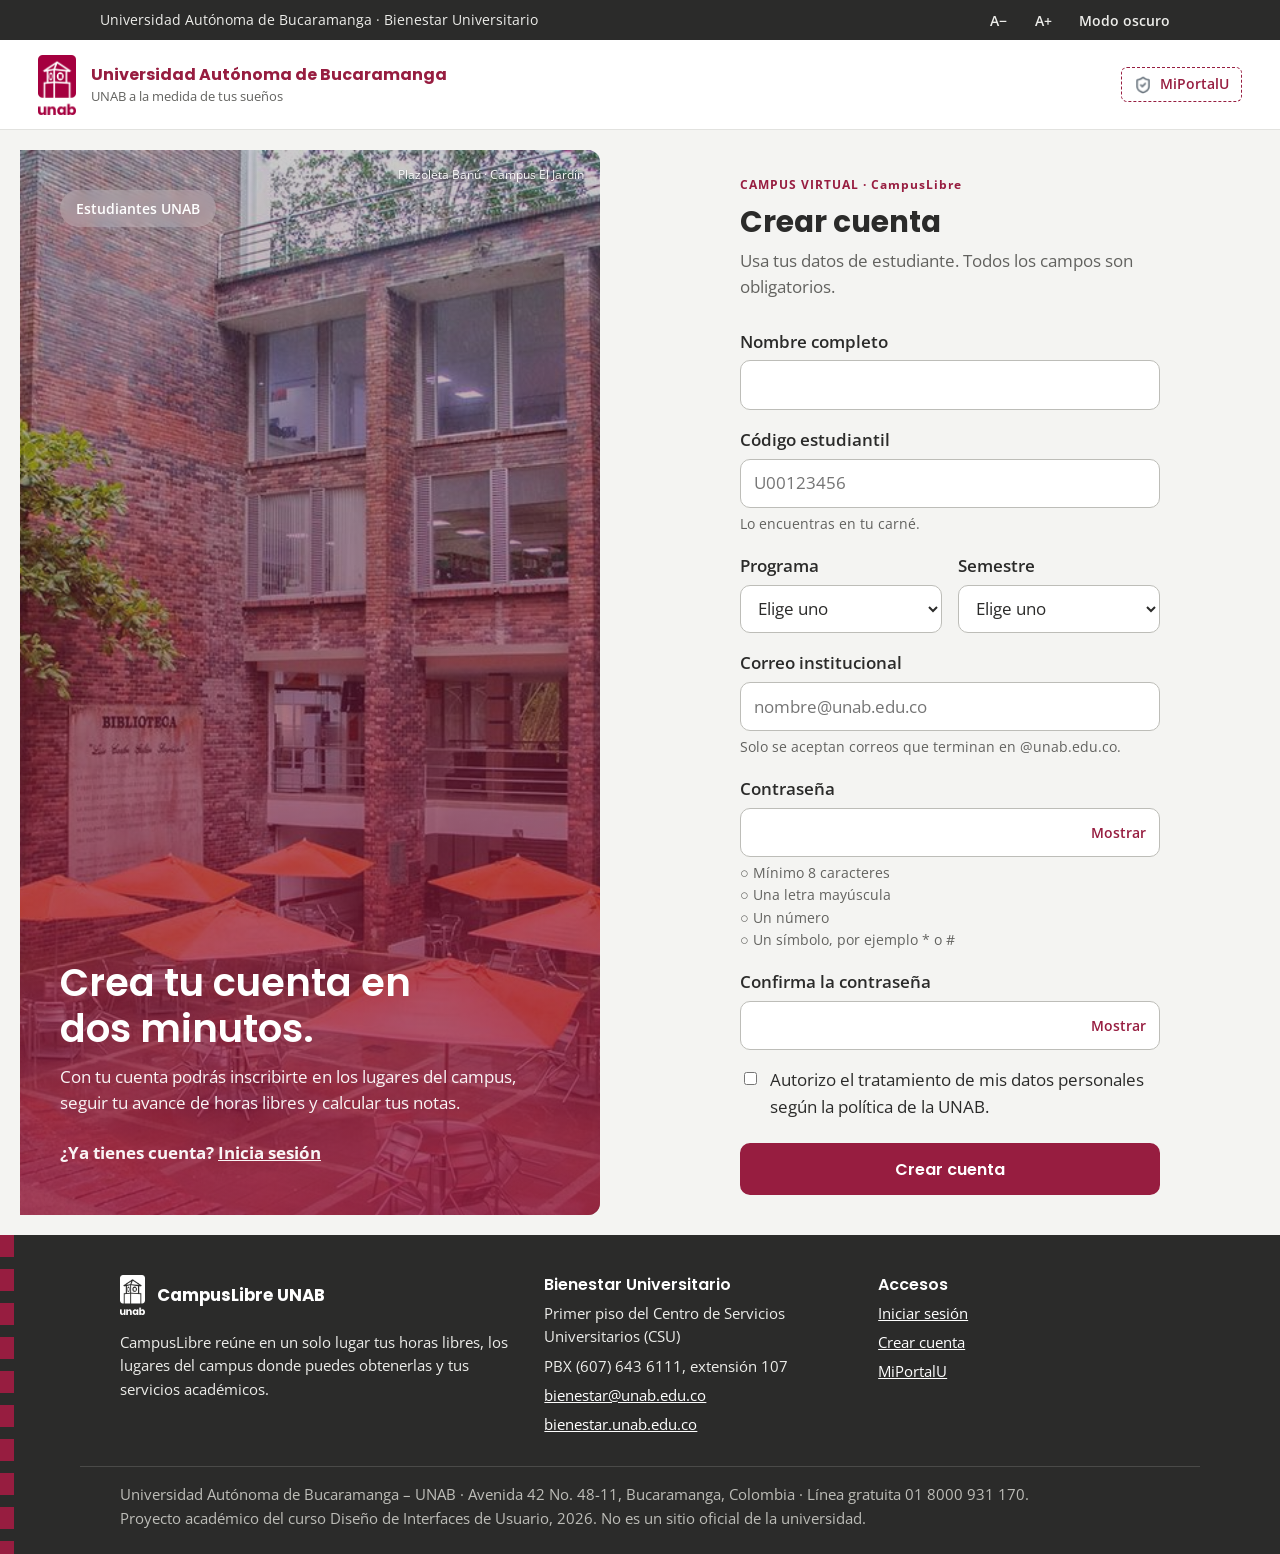
<file: registro.html>
<!DOCTYPE html>
<html lang="es">
<head>
  <meta charset="UTF-8">
  <meta name="viewport" content="width=device-width, initial-scale=1.0">
  <meta name="description" content="Crea tu usuario en MiPortalU · CampusLibre.">
  <title>Crear cuenta · CampusLibre UNAB</title>
  <link rel="icon" href="img/logo-unab-vertical.png">
  <link rel="preconnect" href="https://fonts.googleapis.com">
  <link rel="preconnect" href="https://fonts.gstatic.com" crossorigin>
  <link href="https://fonts.googleapis.com/css2?family=Poppins:wght@600;700&family=Open+Sans:wght@400;600;700&display=swap" rel="stylesheet">
  <link rel="stylesheet" href="css/estilos.css">
</head>
<body data-pagina="registro">
  <a class="saltar" href="#contenido">Saltar al contenido</a>

  <!-- Barra superior: accesibilidad y cuenta -->
  <div class="barra-superior">
    <div class="barra-superior__contenido">
      <p>Universidad Autónoma de Bucaramanga · Bienestar Universitario</p>
      <div class="herramientas" role="group" aria-label="Accesibilidad y cuenta">
        <button type="button" id="letra-menos" aria-label="Reducir tamaño de letra">A−</button>
        <button type="button" id="letra-mas" aria-label="Aumentar tamaño de letra">A+</button>
        <button type="button" id="boton-tema" aria-pressed="false">Modo oscuro</button>
      </div>
    </div>
  </div>
  <!-- Header de acceso: diseño base del equipo (MiPortalU) con el color vino de la marca UNAB -->
  <header class="header-acceso">
    <div class="header-acceso__marca">
      <img src="img/logo-unab-vertical.png" alt="Logo UNAB" class="header-acceso__logo logo-claro" width="38" height="60">
      <img src="img/logo-unab-vertical-blanco.png" alt="Logo UNAB" class="header-acceso__logo logo-oscuro" width="38" height="60">
      <div class="header-acceso__titulos">
        <span class="header-acceso__nombre">Universidad Autónoma de Bucaramanga</span>
        <span class="header-acceso__lema">UNAB a la medida de tus sueños</span>
      </div>
    </div>
    <span class="insignia-portal"><img src="img/escudo.png" alt="" width="18" height="18"><span>MiPortalU</span></span>
  </header>

  <main class="acceso-mp" id="contenido">
    <section class="hero-acceso" aria-labelledby="titulo-hero">
      <div class="hero-acceso__capa">
        <span class="hero-acceso__insignia">Estudiantes UNAB</span>
        <div>
          <h2 id="titulo-hero">Crea tu cuenta en dos minutos.</h2>
          <p>Con tu cuenta podrás inscribirte en los lugares del campus, seguir tu avance de horas libres y calcular tus notas.</p>
          <p class="hero-acceso__pie">¿Ya tienes cuenta? <a href="index.html">Inicia sesión</a></p>
        </div>
      </div>
      <p class="hero-acceso__credito">Plazoleta Banú · Campus El Jardín</p>
    </section>

    <section class="login-mp" aria-labelledby="titulo-registro">
      <div class="login-mp__tarjeta">
        <span class="login-mp__subtitulo">CAMPUS VIRTUAL · CampusLibre</span>
        <h1 id="titulo-registro">Crear cuenta</h1>
        <p class="login-mp__instruccion">Usa tus datos de estudiante. Todos los campos son obligatorios.</p>
        <form id="form-registro" novalidate>
          <div class="campo"><label for="nombre">Nombre completo</label><input type="text" id="nombre" autocomplete="name"></div>
          <div class="campo">
            <label for="codigo">Código estudiantil</label>
            <input type="text" id="codigo" placeholder="U00123456" maxlength="9">
            <p class="ayuda">Lo encuentras en tu carné.</p>
          </div>
          <div class="fila-campos">
            <div class="campo"><label for="programa">Programa</label><select id="programa"><option value="">Elige uno</option><option>Derecho</option><option>Administración de Empresas</option><option>Comunicación Social</option><option>Contaduría Pública</option><option>Enfermería</option><option>Ingeniería Biomédica</option><option>Ingeniería de Sistemas</option><option>Ingeniería Financiera</option><option>Ingeniería Industrial</option><option>Ingeniería Mecatrónica</option><option>Medicina</option><option>Música</option><option>Psicología</option></select></div>
            <div class="campo"><label for="semestre">Semestre</label><select id="semestre"><option value="">Elige uno</option><option value="1">1.º semestre</option><option value="2">2.º semestre</option><option value="3">3.º semestre</option><option value="4">4.º semestre</option><option value="5">5.º semestre</option><option value="6">6.º semestre</option><option value="7">7.º semestre</option><option value="8">8.º semestre</option><option value="9">9.º semestre</option><option value="10">10.º semestre</option></select></div>
          </div>
          <div class="campo">
            <label for="correo">Correo institucional</label>
            <input type="email" id="correo" autocomplete="email" placeholder="nombre@unab.edu.co">
            <p class="ayuda">Solo se aceptan correos que terminan en @unab.edu.co.</p>
          </div>
          <div class="campo">
            <label for="clave">Contraseña</label>
            <div class="clave-contenedor">
              <input type="password" id="clave" autocomplete="new-password" aria-describedby="requisitos-clave">
              <button type="button" class="ver-clave" aria-pressed="false">Mostrar</button>
            </div>
            <ul class="ayuda" id="requisitos-clave" style="list-style:none;padding:0">
              <li id="req-largo" data-texto="Mínimo 8 caracteres">○ Mínimo 8 caracteres</li>
              <li id="req-mayuscula" data-texto="Una letra mayúscula">○ Una letra mayúscula</li>
              <li id="req-numero" data-texto="Un número">○ Un número</li>
              <li id="req-simbolo" data-texto="Un símbolo, por ejemplo * o #">○ Un símbolo, por ejemplo * o #</li>
            </ul>
          </div>
          <div class="campo">
            <label for="confirmar">Confirma la contraseña</label>
            <div class="clave-contenedor">
              <input type="password" id="confirmar" autocomplete="new-password">
              <button type="button" class="ver-clave" aria-pressed="false">Mostrar</button>
            </div>
          </div>
          <div class="campo campo--check">
            <input type="checkbox" id="acepto">
            <label for="acepto">Autorizo el tratamiento de mis datos personales según la política de la UNAB.</label>
          </div>
          <button type="submit" class="boton boton--ancho">Crear cuenta</button>
        </form>
      </div>
    </section>
  </main>

  <!-- Footer -->
  <footer class="footer">
    <div class="footer__contenido">
      <div>
        <p class="footer__marca"><img src="img/logo-unab-vertical-blanco.png" alt="UNAB" width="25" height="40"><strong>CampusLibre UNAB</strong></p>
        <p>CampusLibre reúne en un solo lugar tus horas libres, los lugares del campus donde puedes obtenerlas y tus servicios académicos.</p>
      </div>
      <div>
        <h2>Bienestar Universitario</h2>
        <ul>
          <li>Primer piso del Centro de Servicios Universitarios (CSU)</li>
          <li>PBX (607) 643 6111, extensión 107</li>
          <li><a href="mailto:bienestar@unab.edu.co">bienestar@unab.edu.co</a></li>
          <li><a href="https://bienestar.unab.edu.co/" target="_blank" rel="noopener">bienestar.unab.edu.co</a></li>
        </ul>
      </div>
      <div>
        <h2>Accesos</h2>
        <ul>
          <li><a href="index.html">Iniciar sesión</a></li>
          <li><a href="registro.html">Crear cuenta</a></li>
          <li><a href="https://miportalu.unab.edu.co/" target="_blank" rel="noopener">MiPortalU</a></li>
        </ul>
      </div>
    </div>
    <div class="footer__legal">
      <p>Universidad Autónoma de Bucaramanga – UNAB · Avenida 42 No. 48-11, Bucaramanga, Colombia · Línea gratuita 01 8000 931 170.<br>
      Proyecto académico del curso Diseño de Interfaces de Usuario, 2026. No es un sitio oficial de la universidad.</p>
    </div>
  </footer>
  <script src="js/datos.js"></script>
  <script src="js/app.js"></script>
</body>
</html>
</file>
<file: css/estilos.css>
/* =====================================================================
   CampusLibre UNAB · estilos.css
   Hoja de estilos única para todo el portal (HTML5 + CSS3 nativo).

   Índice
   1. Variables (colores de la marca UNAB y tipografía)
   2. Base y accesibilidad
   3. Barra superior, header y navegación global
   4. Footer
   5. Estructura de página y navegación local
   6. Componentes: botones, formularios, tablas, avisos, etiquetas
   7. Medidor de Horas Libres (cuadrícula de 96 horas) y ranking
   8. Páginas: acceso, inicio, lugares, plano, horario, calendario,
      calculadora, CRUD
   9. Modo oscuro
   10. Responsive (tablet y celular), movimiento reducido e impresión
   ===================================================================== */

/* 1. VARIABLES ======================================================== */
:root {
  /* Color vino de la marca UNAB (Manual de Identidad de Marca) */
  --vino: #971D40;           /* acento principal: botones, enlaces, HL cumplidas */
  --vino-oscuro: #7A1634;    /* hover de los botones */
  --vino-claro: #F8E8ED;     /* fondos suaves: menú activo, ranking, HL sugeridas */
  --vino-texto: #971D40;     /* texto y enlaces: contraste 8:1 sobre blanco */
  --sobre-vino: #FFFFFF;     /* texto encima del color vino */

  --tinta: #2B2B2A;          /* carbón: títulos, texto, barra superior y footer */
  --gris: #62625F;
  --linea: #E2E2DF;
  --fondo: #FFFFFF;
  --fondo-suave: #F4F4F2;
  --verde: #2E7D4F;
  --verde-claro: #E3F2E8;
  --rojo: #B3261E;
  --rojo-claro: #FBE9E7;
  --ambar: #8A5A00;

  --letra-titulos: "Poppins", "Segoe UI", Arial, sans-serif;
  --letra-texto: "Open Sans", "Segoe UI", Arial, sans-serif;

  --radio: 10px;
  --ancho-max: 1120px;
}

/* 2. BASE ============================================================= */
*,
*::before,
*::after { box-sizing: border-box; }

html { scroll-behavior: smooth; }          /* desplazamiento suave */

body {
  margin: 0;
  font-family: var(--letra-texto);
  font-size: 1.0625rem;
  line-height: 1.55;
  color: var(--tinta);
  background: var(--fondo-suave);
  display: flex;
  flex-direction: column;
  min-height: 100vh;
}

h1, h2, h3, h4 { font-family: var(--letra-titulos); line-height: 1.2; margin: 0 0 .5em; }
h1 { font-size: 2rem; font-weight: 700; }
h2 { font-size: 1.4rem; font-weight: 600; }
h3 { font-size: 1.1rem; font-weight: 600; }
p  { margin: 0 0 1em; max-width: 70ch; }

a { color: var(--vino-texto); }
a:hover { color: var(--tinta); }
img { max-width: 100%; display: block; }

:focus-visible { outline: 3px solid var(--vino); outline-offset: 2px; }

.solo-lector {             /* oculto a la vista, visible para lectores de pantalla */
  position: absolute; width: 1px; height: 1px;
  overflow: hidden; clip: rect(0 0 0 0); white-space: nowrap;
}
.saltar {                  /* enlace "Saltar al contenido" para teclado */
  position: absolute; left: 1rem; top: -3rem; z-index: 100;
  background: var(--tinta); color: #fff; padding: .5rem 1rem; border-radius: var(--radio);
}
.saltar:focus { top: 1rem; }

/* 3. BARRA SUPERIOR Y HEADER ========================================== */
.barra-superior { background: var(--tinta); color: #EDEDEA; font-size: .9rem; }
.barra-superior__contenido {
  max-width: var(--ancho-max); margin: 0 auto; padding: .35rem 1.25rem;
  display: flex; justify-content: space-between; align-items: center; gap: 1rem; flex-wrap: wrap;
}
.barra-superior p { margin: 0; }
.herramientas { display: flex; align-items: center; gap: .5rem; white-space: nowrap; }
.barra-superior .herramientas button,
.barra-superior .herramientas a {
  background: none; border: 1px solid transparent; color: #EDEDEA;
  font: 600 .88rem var(--letra-texto); padding: .25rem .55rem; border-radius: 6px;
  cursor: pointer; text-decoration: none;
}
.barra-superior .herramientas button:hover,
.barra-superior .herramientas a:hover { border-color: var(--vino-claro); color: #fff; }
.barra-superior .separador { width: 1px; height: 18px; background: #5A5A57; }

.header {
  background: var(--fondo);
  border-bottom: 4px solid var(--vino);
  position: sticky; top: 0; z-index: 50;
}
.header__contenido {
  max-width: var(--ancho-max); margin: 0 auto; padding: .75rem 1.25rem;
  display: flex; align-items: center; gap: 1.5rem;
}
.marca { display: flex; align-items: center; gap: .75rem; text-decoration: none; color: var(--tinta); flex-shrink: 0; }
.marca img { height: 44px; width: auto; }
.marca__nombre {
  font-family: var(--letra-titulos); font-weight: 600; font-size: 1rem;
  padding-left: .75rem; border-left: 2px solid var(--linea);
}
.nav-global { flex: 1; }
.nav-global ul { list-style: none; margin: 0; padding: 0; display: flex; flex-wrap: wrap; gap: .25rem; }
.nav-global a {
  display: block; padding: .5rem .6rem; border-radius: var(--radio);
  text-decoration: none; color: var(--tinta); font: 600 .95rem var(--letra-titulos);
}
.nav-global a:hover { background: var(--fondo-suave); }
.nav-global a[aria-current="page"] { background: var(--vino-claro); color: var(--vino-texto); }
.menu-boton {
  display: none; background: none; border: 1px solid var(--linea); color: var(--tinta);
  border-radius: var(--radio); height: 40px; padding: 0 .8rem;
  font: 600 .9rem var(--letra-titulos); cursor: pointer;
}

/* Logo: versión a color en modo claro y blanca en modo oscuro */
.logo-oscuro { display: none !important; }

/* 4. FOOTER =========================================================== */
.footer { margin-top: auto; background: var(--tinta); color: #EDEDEA; position: relative; }
.footer::before {          /* franjas de color, como en la papelería de la UNAB */
  content: ""; position: absolute; left: 0; top: 0; bottom: 0; width: 14px;
  background: repeating-linear-gradient(to bottom, var(--vino) 0 22px, transparent 22px 34px);
}
.footer__contenido {
  max-width: var(--ancho-max); margin: 0 auto; padding: 2.5rem 1.25rem 1.5rem 2.5rem;
  display: grid; grid-template-columns: 1.3fr 1fr 1fr; gap: 2rem;
}
.footer__marca { display: flex; align-items: center; gap: .75rem; margin-bottom: 1rem; }
.footer__marca img { height: 40px; width: auto; }
.footer__marca strong { font-family: var(--letra-titulos); font-size: 1.05rem; color: #fff; }
.footer h2 { font-size: 1rem; color: #fff; }
.footer p, .footer li { font-size: .95rem; }
.footer ul { list-style: none; padding: 0; margin: 0; }
.footer li { margin-bottom: .35rem; }
.footer a { color: #fff; }
.footer a:hover { color: var(--vino-claro); }
.footer__legal {
  border-top: 1px solid #4A4A48; max-width: var(--ancho-max); margin: 0 auto;
  padding: 1rem 1.25rem 1.5rem 2.5rem; font-size: .85rem; color: #BDBDB8;
}
.footer__legal p { max-width: none; margin: 0; }

/* 5. ESTRUCTURA DE PÁGINA ============================================= */
.principal { width: 100%; max-width: var(--ancho-max); margin: 0 auto; padding: 2rem 1.25rem 3rem; }
.encabezado-pagina { margin-bottom: 1.75rem; }
.encabezado-pagina p { color: var(--gris); font-size: 1.1rem; }

.bloque {
  background: var(--fondo); border: 1px solid var(--linea); border-radius: var(--radio);
  padding: 1.5rem; margin-bottom: 1.5rem;
  scroll-margin-top: 110px;   /* el header fijo no tapa el título al saltar */
}
.bloque > h2 { margin-bottom: 1rem; }
.bloque__cabecera { display: flex; justify-content: space-between; align-items: center; gap: 1rem; flex-wrap: wrap; margin-bottom: 1rem; }
.bloque__cabecera h2 { margin: 0; }

.columnas { display: grid; grid-template-columns: 2fr 1fr; gap: 1.5rem; align-items: start; }
.con-nav-local { display: grid; grid-template-columns: 220px 1fr; gap: 2rem; align-items: start; }
.con-nav-local > *, .columnas > * { min-width: 0; }   /* las tablas anchas no estiran la cuadrícula */

.nav-local { position: sticky; top: 100px; }
.nav-local h2 { font-size: .95rem; color: var(--gris); margin-bottom: .5rem; }
.nav-local ul { list-style: none; margin: 0; padding: 0; border-left: 2px solid var(--linea); }
.nav-local a {
  display: block; padding: .4rem .9rem; margin-left: -2px;
  border-left: 2px solid transparent; text-decoration: none; color: var(--tinta);
}
.nav-local a:hover { border-left-color: var(--vino); }
.nav-local a.activo { border-left-color: var(--vino); color: var(--vino-texto); font-weight: 700; }

/* 6. COMPONENTES ====================================================== */
.boton {
  display: inline-block; font: 600 1rem var(--letra-titulos);
  padding: .7rem 1.3rem; border-radius: var(--radio);
  border: 2px solid var(--vino); background: var(--vino); color: var(--sobre-vino);
  text-decoration: none; cursor: pointer;
}
.boton:hover { background: var(--vino-oscuro); border-color: var(--vino-oscuro); color: var(--sobre-vino); }
.boton--secundario { background: transparent; color: var(--vino-texto); }
.boton--secundario:hover { background: var(--vino-claro); color: var(--vino-texto); }
.boton--peligro { background: transparent; border-color: var(--rojo); color: var(--rojo); }
.boton--peligro:hover { background: var(--rojo-claro); border-color: var(--rojo); color: var(--rojo); }
.boton--exito { background: transparent; border-color: var(--verde); color: var(--verde); }
.boton--exito:hover { background: var(--verde-claro); border-color: var(--verde); color: var(--verde); }
.boton--pequeno { padding: .4rem .8rem; font-size: .9rem; }
.boton--ancho { width: 100%; }
.boton:disabled { opacity: .5; cursor: not-allowed; }
.grupo-botones { display: flex; gap: .5rem; flex-wrap: wrap; }

/* Botón con apariencia de enlace (acciones que no cambian de página) */
.enlace { background: none; border: none; padding: 0; cursor: pointer; font: inherit; color: var(--vino-texto); text-decoration: underline; }
.enlace:hover { color: var(--tinta); }

/* Formularios */
.campo { margin-bottom: 1.1rem; }
.campo label { display: block; font-weight: 600; margin-bottom: .35rem; }
.campo input, .campo select, .campo textarea {
  width: 100%; font: inherit; padding: .65rem .8rem;
  border: 1px solid #BDBDB8; border-radius: var(--radio);
  background: var(--fondo); color: var(--tinta);
}
.campo input:focus, .campo select:focus, .campo textarea:focus { border-color: var(--vino); outline: 2px solid var(--vino); outline-offset: 0; }
.campo .ayuda, .ayuda { font-size: .9rem; color: var(--gris); margin: .3rem 0 0; }
.campo .error { font-size: .9rem; color: var(--rojo); margin: .3rem 0 0; font-weight: 600; }
.campo.invalido input, .campo.invalido select, .campo.invalido textarea { border-color: var(--rojo); }
.campo--check { display: flex; gap: .6rem; align-items: flex-start; flex-wrap: wrap; }
.campo--check input { width: auto; margin-top: .3rem; }
.campo--check label { font-weight: 400; flex: 1; }
.campo--check .error { flex-basis: 100%; }
.fila-campos { display: grid; grid-template-columns: 1fr 1fr; gap: 0 1rem; }
.fila-campos--3 { grid-template-columns: repeat(3, 1fr); }
.fila-campos--4 { grid-template-columns: repeat(4, 1fr); }
fieldset { border: 0; padding: 0; margin: 0; min-width: 0; }

.clave-contenedor { position: relative; }
.clave-contenedor input { padding-right: 5.5rem; }
.ver-clave {
  position: absolute; right: .4rem; top: 50%; transform: translateY(-50%);
  background: none; border: none; font: 600 .9rem var(--letra-texto);
  color: var(--vino-texto); cursor: pointer; padding: .3rem .5rem;
}

/* Avisos */
.aviso { padding: .85rem 1rem; border-radius: var(--radio); border-left: 5px solid var(--vino); background: var(--vino-claro); margin-bottom: 1rem; }
.aviso p { margin: 0; }
.aviso p + p { margin-top: .35rem; }
.aviso--exito { border-color: var(--verde); background: var(--verde-claro); }
.aviso--error { border-color: var(--rojo); background: var(--rojo-claro); }
.aviso[hidden] { display: none; }

/* Etiquetas de categoría y estado */
.etiqueta {
  display: inline-block; font-size: .8rem; font-weight: 700; padding: .15rem .55rem;
  border-radius: 999px; background: var(--fondo-suave); border: 1px solid var(--linea);
}
.etiqueta--deporte { background: #E5EEF9; border-color: #C3D6EF; color: #1F4E8C; }
.etiqueta--cultura { background: #F6E8F4; border-color: #E6C8E2; color: #7A2A70; }
.etiqueta--salud   { background: var(--verde-claro); border-color: #BFE0CB; color: var(--verde); }
.etiqueta--social  { background: #FDF0DC; border-color: #F2D3A3; color: #7A4A00; }
.etiqueta--propia  { background: var(--vino-claro); border-color: #EBC3CF; color: var(--vino-texto); }
.etiqueta--pendiente { background: #FDF0DC; border-color: #F2D3A3; color: #7A4A00; }
.etiqueta--validada { background: var(--verde-claro); border-color: #BFE0CB; color: var(--verde); }

/* Tablas */
.tabla-contenedor { overflow-x: auto; }
table { width: 100%; border-collapse: collapse; font-size: .98rem; }
th, td { text-align: left; padding: .65rem .75rem; border-bottom: 1px solid var(--linea); vertical-align: middle; }
th { font-family: var(--letra-titulos); font-size: .9rem; background: var(--fondo-suave); }
td.numero, th.numero { text-align: right; }
th button { font: inherit; background: none; border: none; cursor: pointer; padding: 0; color: inherit; }
th button::after { content: " ↕"; color: var(--gris); }
th button[data-orden="asc"]::after { content: " ↑"; color: var(--vino-texto); }
th button[data-orden="desc"]::after { content: " ↓"; color: var(--vino-texto); }
tr.fila-pendiente td { background: #FFFBF3; }

.datos { display: grid; grid-template-columns: max-content 1fr; gap: .5rem 1.5rem; margin: 0; }
.datos dt { font-weight: 600; color: var(--gris); }
.datos dd { margin: 0; }

/* Acordeón (preguntas frecuentes) */
details { border-bottom: 1px solid var(--linea); padding: .9rem 0; }
summary { cursor: pointer; font-weight: 700; list-style: none; display: flex; justify-content: space-between; gap: 1rem; }
summary::-webkit-details-marker { display: none; }
summary::after { content: "+"; font-size: 1.3rem; line-height: 1; color: var(--vino-texto); }
details[open] summary::after { content: "–"; }
details p { margin: .75rem 0 0; }

/* Mensaje flotante (toast) */
.toast {
  position: fixed; bottom: 1.5rem; left: 50%; transform: translate(-50%, 150%);
  background: var(--tinta); color: var(--fondo); padding: .85rem 1.25rem; border-radius: var(--radio);
  box-shadow: 0 8px 24px rgba(0, 0, 0, .25); transition: transform .3s ease; z-index: 200; max-width: calc(100% - 2rem);
}
.toast.visible { transform: translate(-50%, 0); }

/* Íconos SVG en línea: toman el color del texto */
.icono { width: 28px; height: 28px; color: var(--vino-texto); flex-shrink: 0; }

/* Video institucional */
.video { position: relative; aspect-ratio: 16 / 9; max-width: 760px; border-radius: var(--radio); overflow: hidden; background: #000; }
.video iframe { position: absolute; inset: 0; width: 100%; height: 100%; border: 0; }

/* Galería de fotos del campus */
.galeria { display: grid; grid-template-columns: repeat(auto-fit, minmax(220px, 1fr)); gap: 1rem; margin-top: 1rem; }
.galeria figure { margin: 0; }
.galeria img { width: 100%; height: 220px; object-fit: cover; border-radius: var(--radio); }
.galeria figcaption { font-size: .9rem; color: var(--gris); margin-top: .35rem; }

/* 7. MEDIDOR DE HORAS LIBRES Y RANKING ================================ */
/* Cada cuadro es 1 hora libre de las 96 que pide la UNAB */
.medidor__cifras { display: flex; flex-wrap: wrap; gap: 2.5rem; margin-bottom: 1.25rem; }
.cifra strong { display: block; font: 700 2.6rem/1 var(--letra-titulos); }
.cifra span { color: var(--gris); }
.cifra--faltan strong { color: var(--vino-texto); }
.cuadricula-hl { display: grid; grid-template-columns: repeat(24, 1fr); gap: 4px; max-width: 720px; }
.cuadricula-hl span { aspect-ratio: 1; border-radius: 3px; background: var(--fondo-suave); border: 1px solid var(--linea); }
.cuadricula-hl span.llena { background: var(--vino); border-color: var(--vino); }
.cuadricula-hl span.pendiente { background: var(--vino-claro); border: 1px dashed var(--vino); }
.medidor__leyenda { font-size: .9rem; color: var(--gris); margin-top: .75rem; }

.barras { list-style: none; padding: 0; margin: 0; }
.barras li { margin-bottom: .8rem; }
.barra-titulo { display: flex; justify-content: space-between; font-size: .95rem; margin-bottom: .25rem; }
.barra { height: 10px; background: var(--fondo-suave); border-radius: 999px; overflow: hidden; }
.barra span { display: block; height: 100%; background: var(--vino); border-radius: 999px; }

.ranking { list-style: none; padding: 0; margin: 0; }
.ranking li {
  display: grid; grid-template-columns: 40px 1fr auto; gap: .75rem; align-items: center;
  padding: .6rem .5rem; border-bottom: 1px solid var(--linea);
}
.ranking li:last-child { border-bottom: none; }
.ranking small { color: var(--gris); font-size: .88rem; }
.ranking__puesto {
  width: 34px; height: 34px; border-radius: 50%; display: grid; place-items: center;
  font: 700 1rem var(--letra-titulos); background: var(--fondo-suave); border: 1px solid var(--linea);
}
.ranking li:first-child .ranking__puesto { background: var(--vino); color: var(--sobre-vino); border-color: var(--vino); }
.ranking__horas { font: 700 1.05rem var(--letra-titulos); }
.ranking__yo { background: var(--vino-claro); border-radius: var(--radio); }
.ranking__separador { display: block !important; text-align: center; color: var(--gris); padding: .2rem !important; }

/* 8. PÁGINAS ========================================================== */

/* -- Inicio de sesión y registro --
   Diseño base del equipo (MiPortalU: Pagina_Inicial.html + style.css):
   header con logo y lema UNAB, insignia MiPortalU, foto de la Plazoleta
   Banú con degradado vino y tarjeta de bienvenida. */
.header-acceso {
  display: flex; justify-content: space-between; align-items: center; gap: 1rem;
  padding: .9rem clamp(1.25rem, 3vw, 2.5rem);
  background: var(--fondo); border-bottom: 1px solid var(--linea);
}
.header-acceso__marca { display: flex; align-items: center; gap: .9rem; min-width: 0; }
.header-acceso__logo { height: 60px; width: auto; }
.header-acceso__titulos { display: flex; flex-direction: column; }
.header-acceso__nombre { font: 700 1rem var(--letra-titulos); color: var(--vino-texto); }
.header-acceso__lema { font-size: .8rem; color: var(--gris); }
.insignia-portal {
  display: inline-flex; align-items: center; gap: .5rem; flex-shrink: 0;
  color: var(--vino-texto); font-weight: 600; font-size: .9rem;
  border: 1px dashed var(--vino-texto); padding: .35rem .75rem; border-radius: 6px; white-space: nowrap;
}
.insignia-portal img { height: 18px; width: auto; }

.acceso-mp { flex: 1; display: flex; min-height: 80vh; background: var(--fondo-suave); }
.hero-acceso {
  flex: 1; position: relative; margin: 1.25rem; border-radius: 0 12px 12px 0; overflow: hidden; min-height: 420px;
  background: var(--vino) url("../img/plazoleta-banu.jpg") center / cover no-repeat;
}
.hero-acceso__capa {
  position: absolute; inset: 0; display: flex; flex-direction: column; justify-content: space-between;
  padding: 2.5rem; color: #fff;
  background: linear-gradient(rgba(0, 0, 0, .2), rgba(151, 29, 64, .82));
}
.hero-acceso__insignia {
  align-self: flex-start; background: rgba(255, 255, 255, .2); backdrop-filter: blur(5px);
  padding: .5rem 1rem; border-radius: 20px; font-size: .85rem; font-weight: 600;
}
.hero-acceso h2 { font-size: clamp(1.9rem, 3.2vw, 2.4rem); color: #fff; margin-bottom: .75rem; max-width: 16ch; }
.hero-acceso p { color: #fff; opacity: .95; max-width: 46ch; margin-bottom: .5rem; }
.hero-acceso a { color: #fff; font-weight: 700; }
.hero-acceso__pie { font-weight: 700; margin-top: 1.5rem !important; }
.hero-acceso__credito {
  position: absolute; right: 1rem; top: 1rem; margin: 0; font-size: .75rem; color: #fff; opacity: .85;
  text-shadow: 0 1px 2px rgba(0, 0, 0, .5);
}
.login-mp { flex: 1; display: flex; justify-content: center; align-items: center; padding: 2.5rem; }
.login-mp__tarjeta { width: 100%; max-width: 420px; }
.login-mp__subtitulo { font-size: .75rem; color: var(--vino-texto); font-weight: 700; letter-spacing: 1px; }
.login-mp__tarjeta h1 { font-size: 1.85rem; margin: .5rem 0; }
.login-mp__instruccion { color: var(--gris); margin-bottom: 1.75rem; }
.login-mp__olvido { text-align: right; margin: -.5rem 0 1.1rem; font-size: .9rem; }
.login-mp__soporte { margin-top: 1.5rem; border-top: 1px solid var(--linea); padding-top: 1.1rem; font-size: .9rem; color: var(--gris); }
.login-mp__soporte p { margin: 0; }
.acceso__pie { margin-top: 1.5rem; text-align: center; }
.cuenta-prueba { margin-top: 1.5rem; font-size: .95rem; background: var(--fondo); border: 1px solid var(--linea); padding: .9rem 1rem; border-radius: var(--radio); }
.cuenta-prueba p { margin: 0; }

/* -- Inicio (panel principal) -- */
.saludo h1 { font-size: 2.2rem; }
.accesos { list-style: none; padding: 0; margin: 0; display: grid; grid-template-columns: repeat(3, 1fr); gap: .75rem; }
.accesos a {
  display: flex; gap: .85rem; align-items: flex-start; height: 100%;
  padding: 1rem 1.1rem; border: 1px solid var(--linea); border-radius: var(--radio);
  text-decoration: none; color: var(--tinta);
}
.accesos a:hover { border-color: var(--vino); background: var(--vino-claro); }
.accesos strong { display: block; font-family: var(--letra-titulos); margin-bottom: .2rem; }
.accesos strong + span { display: block; font-size: .92rem; color: var(--gris); }
.foto-portada { width: 100%; height: 260px; object-fit: cover; border-radius: var(--radio); margin-bottom: .75rem; }

.lista-eventos { list-style: none; padding: 0; margin: 0; }
.lista-eventos li { display: grid; grid-template-columns: 56px 1fr; gap: .85rem; padding: .75rem 0; border-bottom: 1px solid var(--linea); }
.lista-eventos li:last-child { border-bottom: none; }
.fecha-mini {
  text-align: center; border: 2px solid var(--vino); border-radius: var(--radio);
  padding: .25rem 0; font-family: var(--letra-titulos); line-height: 1.1; align-self: start;
}
.fecha-mini b { display: block; font-size: 1.3rem; }
.fecha-mini small { font-size: .75rem; }
.lista-eventos p { margin: .15rem 0 0; font-size: .95rem; color: var(--gris); }

/* -- Lugares -- */
.filtros { display: grid; grid-template-columns: 2fr 1fr 1fr; gap: 1rem; align-items: end; }
.filtros .campo { margin-bottom: 0; }
.lugares { display: grid; gap: 1rem; }
.lugar {
  border: 1px solid var(--linea); border-radius: var(--radio); padding: 1.25rem; background: var(--fondo);
  display: grid; grid-template-columns: minmax(0, 1fr) 210px; gap: 1rem;
}
.lugar--con-foto { grid-template-columns: 200px minmax(0, 1fr) 210px; }   /* solo si el lugar tiene foto */
.lugar__foto { width: 200px; height: 150px; object-fit: cover; border-radius: var(--radio); }
.lugar h3 { margin: .5rem 0 .25rem; }
.lugar__zona { color: var(--gris); font-size: .95rem; margin-bottom: .5rem; }
.lugar__atencion { font-size: .95rem; margin-bottom: .25rem; }
.lugar__sesiones-titulo { font-size: .95rem; font-weight: 600; margin: .5rem 0 0; }
.lugar ul { padding-left: 1.1rem; margin: .35rem 0 0; font-size: .95rem; }
.lugar__acciones { display: flex; flex-direction: column; gap: .5rem; align-items: stretch; min-width: 0; }
.lugar__acciones select { font: inherit; padding: .45rem; border-radius: var(--radio); border: 1px solid #BDBDB8; width: 100%; background: var(--fondo); color: var(--tinta); }
.cupos { font-size: .92rem; margin: 0; }
.cupos--lleno { color: var(--rojo); font-weight: 700; }
.sin-resultados { color: var(--gris); padding: 1rem 0; }
.mapa iframe { width: 100%; height: 360px; border: 0; border-radius: var(--radio); }
.pasos { padding-left: 1.25rem; }
.pasos li { margin-bottom: .5rem; }
.vacio { text-align: center; padding: 2.5rem 1rem; }
.vacio p { margin: 0 auto 1rem; color: var(--gris); }

/* -- Mapa interactivo: plano esquemático por sedes -- */
.plano { display: grid; grid-template-columns: minmax(0, 3fr) minmax(0, 2fr); gap: 1.25rem; margin-bottom: 1rem; }
.plano__mapa {
  display: grid; grid-template-columns: 1fr 1fr; gap: 1rem; padding: 1rem; border-radius: var(--radio); align-items: start;
  background:
    linear-gradient(90deg, transparent calc(50% - 6px), var(--linea) calc(50% - 6px), var(--linea) calc(50% + 6px), transparent calc(50% + 6px)),
    var(--fondo-suave);
}
.plano__zona {
  background: var(--fondo); border: 2px solid var(--vino-claro); border-radius: var(--radio);
  padding: .85rem; display: flex; flex-direction: column; gap: .5rem;
}
.plano__zona-nombre { font: 600 .95rem var(--letra-titulos); margin: 0 0 .25rem; }
.plano__zona-nombre small { display: block; font: 400 .8rem var(--letra-texto); color: var(--gris); }
.plano__marcador {
  display: flex; align-items: center; gap: .5rem; text-align: left; cursor: pointer;
  font: 600 .92rem var(--letra-texto); color: var(--tinta); background: var(--fondo);
  border: 1px solid var(--linea); border-radius: 999px; padding: .3rem .75rem .3rem .3rem;
}
.plano__marcador:hover { border-color: var(--vino); }
.plano__marcador[aria-pressed="true"] { background: var(--vino); border-color: var(--vino); color: var(--sobre-vino); }
.plano__pin {
  width: 26px; height: 26px; flex-shrink: 0; display: grid; place-items: center;
  border-radius: 50% 50% 50% 0; background: var(--vino); color: var(--sobre-vino); font: 700 .8rem var(--letra-titulos);
}
.plano__marcador[aria-pressed="true"] .plano__pin { background: var(--sobre-vino); color: var(--vino); }
.plano__info { border: 1px solid var(--linea); border-radius: var(--radio); padding: 1rem; background: var(--fondo); }
.plano__info ul { padding-left: 1.1rem; margin: .35rem 0 1rem; font-size: .95rem; }
.plano__foto { width: 100%; height: 150px; object-fit: cover; border-radius: var(--radio); margin-bottom: .75rem; }

/* -- CRUD: formularios para crear/editar registros -- */
.panel-crud { border: 2px dashed var(--vino-claro); border-radius: var(--radio); padding: 1.25rem; margin-top: 1rem; }
.panel-crud[hidden] { display: none; }
.panel-crud h3 { margin-top: 0; }

/* -- Horario -- */
.horario td, .horario th { text-align: center; font-size: .9rem; padding: .45rem; }
.horario th:first-child, .horario td:first-child { text-align: right; color: var(--gris); width: 70px; }
.horario .clase { background: var(--tinta); color: #fff; font-weight: 600; }
.horario .sugerida { background: var(--vino-claro); color: var(--vino-texto); font-weight: 600; }
.leyenda { display: flex; gap: 1.25rem; flex-wrap: wrap; font-size: .9rem; margin-top: .75rem; }
.leyenda span::before { content: ""; display: inline-block; width: 14px; height: 14px; border-radius: 3px; vertical-align: -2px; margin-right: .4rem; }
.leyenda .l-clase::before { background: var(--tinta); }
.leyenda .l-sugerida::before { background: var(--vino-claro); border: 1px solid var(--vino); }

/* -- Notas y pestañas de semestre -- */
.pestanas { display: flex; flex-wrap: wrap; gap: .5rem; margin-bottom: 1rem; }
.pestanas button {
  font: 600 .95rem var(--letra-titulos); padding: .5rem 1rem; border: 2px solid var(--linea);
  border-radius: 999px; background: var(--fondo); color: var(--tinta); cursor: pointer;
}
.pestanas button[aria-selected="true"] { background: var(--vino); border-color: var(--vino); color: var(--sobre-vino); }
.resumen-notas { display: flex; flex-wrap: wrap; gap: 2.5rem; margin-top: 1.25rem; }
.nota-baja { color: var(--rojo); font-weight: 700; }
.nota-ok { color: var(--verde); font-weight: 700; }
.nota-alerta { color: var(--ambar); font-weight: 700; }

/* -- Calculadora ponderada -- */
.evaluaciones { border: 1px solid var(--linea); border-radius: var(--radio); padding: 1rem; margin: 0 0 1.25rem; }
.evaluaciones legend { font-weight: 600; padding: 0 .35rem; }
.evaluaciones__cabecera,
.evaluacion { display: grid; grid-template-columns: minmax(0, 2fr) minmax(0, 1fr) minmax(0, 1fr) auto; gap: .75rem; align-items: start; }
.evaluaciones__cabecera { font-size: .85rem; font-weight: 600; color: var(--gris); margin-bottom: .35rem; }
.evaluacion .campo { margin-bottom: .75rem; }
.evaluacion .boton { margin-top: .3rem; }
.evaluaciones__pie { display: flex; justify-content: space-between; align-items: center; gap: 1rem; flex-wrap: wrap; }
.total-porcentaje { margin: 0; font-weight: 700; color: var(--verde); }
.total-porcentaje--error { color: var(--rojo); }

/* -- Calendario -- */
.calendario__barra { display: flex; justify-content: space-between; align-items: center; gap: 1rem; flex-wrap: wrap; margin-bottom: 1rem; }
.calendario__barra h2 { margin: 0; text-transform: capitalize; }
.calendario { display: grid; grid-template-columns: repeat(7, 1fr); border-top: 1px solid var(--linea); border-left: 1px solid var(--linea); }
.calendario > div { min-height: 96px; border-right: 1px solid var(--linea); border-bottom: 1px solid var(--linea); padding: .35rem; font-size: .85rem; }
.calendario .dia-semana { min-height: auto; font-weight: 700; text-align: center; background: var(--fondo-suave); font-family: var(--letra-titulos); }
.calendario .fuera { background: var(--fondo-suave); }
.calendario .num { font-weight: 700; display: inline-block; margin-bottom: .25rem; }
.calendario .hoy .num { background: var(--vino); color: var(--sobre-vino); border-radius: 999px; padding: 0 .4rem; }
.calendario .evento { display: block; border-radius: 4px; padding: .15rem .3rem; margin-bottom: .2rem; line-height: 1.25; font-weight: 600; }
.filtro-categorias { display: flex; flex-wrap: wrap; gap: .5rem; margin-bottom: 1rem; }
.filtro-categorias legend { font-weight: 600; margin-bottom: .5rem; padding: 0; }
.filtro-categorias label { border: 1px solid var(--linea); border-radius: 999px; padding: .3rem .8rem; cursor: pointer; font-size: .95rem; }
.filtro-categorias input { margin-right: .3rem; }

/* 9. MODO OSCURO ====================================================== */
html[data-tema="oscuro"] {
  --tinta: #EDEDEA;
  --gris: #B0B0AB;
  --linea: #3E3E3B;
  --fondo: #232322;
  --fondo-suave: #181817;
  --vino: #E27A98;
  --vino-oscuro: #F09AB3;
  --vino-claro: #3A1A24;
  --vino-texto: #F4A9BE;
  --sobre-vino: #1A1A19;
  --verde-claro: #1C3325;
  --verde: #7FD19E;
  --rojo-claro: #3A1D1B;
  --rojo: #FF8A80;
  --ambar: #F2C46D;
}
html[data-tema="oscuro"] .barra-superior,
html[data-tema="oscuro"] .footer { background: #111110; }
html[data-tema="oscuro"] .horario .clase { background: #EDEDEA; color: #1A1A19; }
html[data-tema="oscuro"] .etiqueta--deporte { background: #1B2A3D; border-color: #2F4A6B; color: #A9C8F0; }
html[data-tema="oscuro"] .etiqueta--cultura { background: #36203A; border-color: #5A3660; color: #E8B6E2; }
html[data-tema="oscuro"] .etiqueta--social,
html[data-tema="oscuro"] .etiqueta--pendiente { background: #3A2C14; border-color: #5C4520; color: #F2C46D; }
html[data-tema="oscuro"] tr.fila-pendiente td { background: #2A2416; }
html[data-tema="oscuro"] .logo-claro { display: none !important; }
html[data-tema="oscuro"] .logo-oscuro { display: block !important; }

/* 10. RESPONSIVE ====================================================== */
@media (max-width: 960px) {
  .menu-boton { display: inline-block; }
  .header__contenido { flex-wrap: wrap; }
  .marca { margin-right: auto; }
  .nav-global { display: none; flex-basis: 100%; order: 3; }
  .nav-global.abierto { display: block; }
  .nav-global ul { flex-direction: column; }
  .columnas, .con-nav-local, .plano { grid-template-columns: 1fr; }
  .nav-local { position: static; }
  .footer__contenido { grid-template-columns: 1fr 1fr; }
  .accesos { grid-template-columns: repeat(2, 1fr); }
  .fila-campos--4 { grid-template-columns: 1fr 1fr; }
}

@media (max-width: 720px) {
  h1 { font-size: 1.6rem; }
  .saludo h1 { font-size: 1.7rem; }
  .marca__nombre { display: none; }
  .marca img { height: 38px; }
  .barra-superior__contenido > p { display: none; }
  .barra-superior__contenido { justify-content: center; }
  .barra-superior .herramientas { gap: .15rem; }
  .barra-superior .herramientas button,
  .barra-superior .herramientas a { font-size: .8rem; padding: .25rem .4rem; }
  .solo-escritorio { display: none; }

  .acceso-mp { flex-direction: column; }
  .hero-acceso { margin: 1rem; border-radius: 12px; min-height: 0; }
  .hero-acceso__capa { position: relative; gap: 1.25rem; padding: 1.5rem 1.5rem 2.4rem; }
  .hero-acceso__credito { top: auto; bottom: .6rem; }
  .login-mp { padding: 1.5rem 1.25rem 2.5rem; }
  .header-acceso__lema { display: none; }
  .header-acceso__logo { height: 48px; }
  .header-acceso__nombre { font-size: .9rem; }
  .insignia-portal { padding: .3rem .5rem; font-size: .8rem; }

  .fila-campos, .fila-campos--3, .fila-campos--4, .filtros, .galeria { grid-template-columns: 1fr; }
  .lugar, .lugar--con-foto { grid-template-columns: 1fr; }
  .lugar__foto { width: 100%; height: 180px; }
  .footer__contenido { grid-template-columns: 1fr; }
  .accesos { grid-template-columns: 1fr; }
  .cuadricula-hl { grid-template-columns: repeat(12, 1fr); }
  .calendario > div { min-height: 64px; font-size: .75rem; padding: .2rem; }
  .calendario .evento { font-size: 0; height: 8px; padding: 0; background: var(--vino); border-radius: 999px; }
  .calendario__barra h2 { order: -1; flex-basis: 100%; text-align: center; }
  .calendario__barra .boton { flex: 1; }
  .medidor__cifras { gap: 1.5rem; }
  .cifra strong { font-size: 2rem; }
  .bloque { padding: 1.1rem; }
  .plano__mapa { grid-template-columns: 1fr; background: var(--fondo-suave); }
  .evaluaciones__cabecera { display: none; }
  .evaluacion { grid-template-columns: 1fr 1fr; border-bottom: 1px solid var(--linea); padding-bottom: .5rem; margin-bottom: .75rem; }
  .evaluacion .campo:first-child { grid-column: 1 / -1; }
  .evaluacion .solo-lector { position: static; width: auto; height: auto; clip: auto; font-size: .85rem; }
}

@media (prefers-reduced-motion: reduce) {
  html { scroll-behavior: auto; }
  .toast { transition: none; }
}

@media print {
  .barra-superior, .header, .footer, .nav-local, .no-imprimir { display: none !important; }
  body { background: #fff; }
  .bloque { border: none; }
}
</file>
